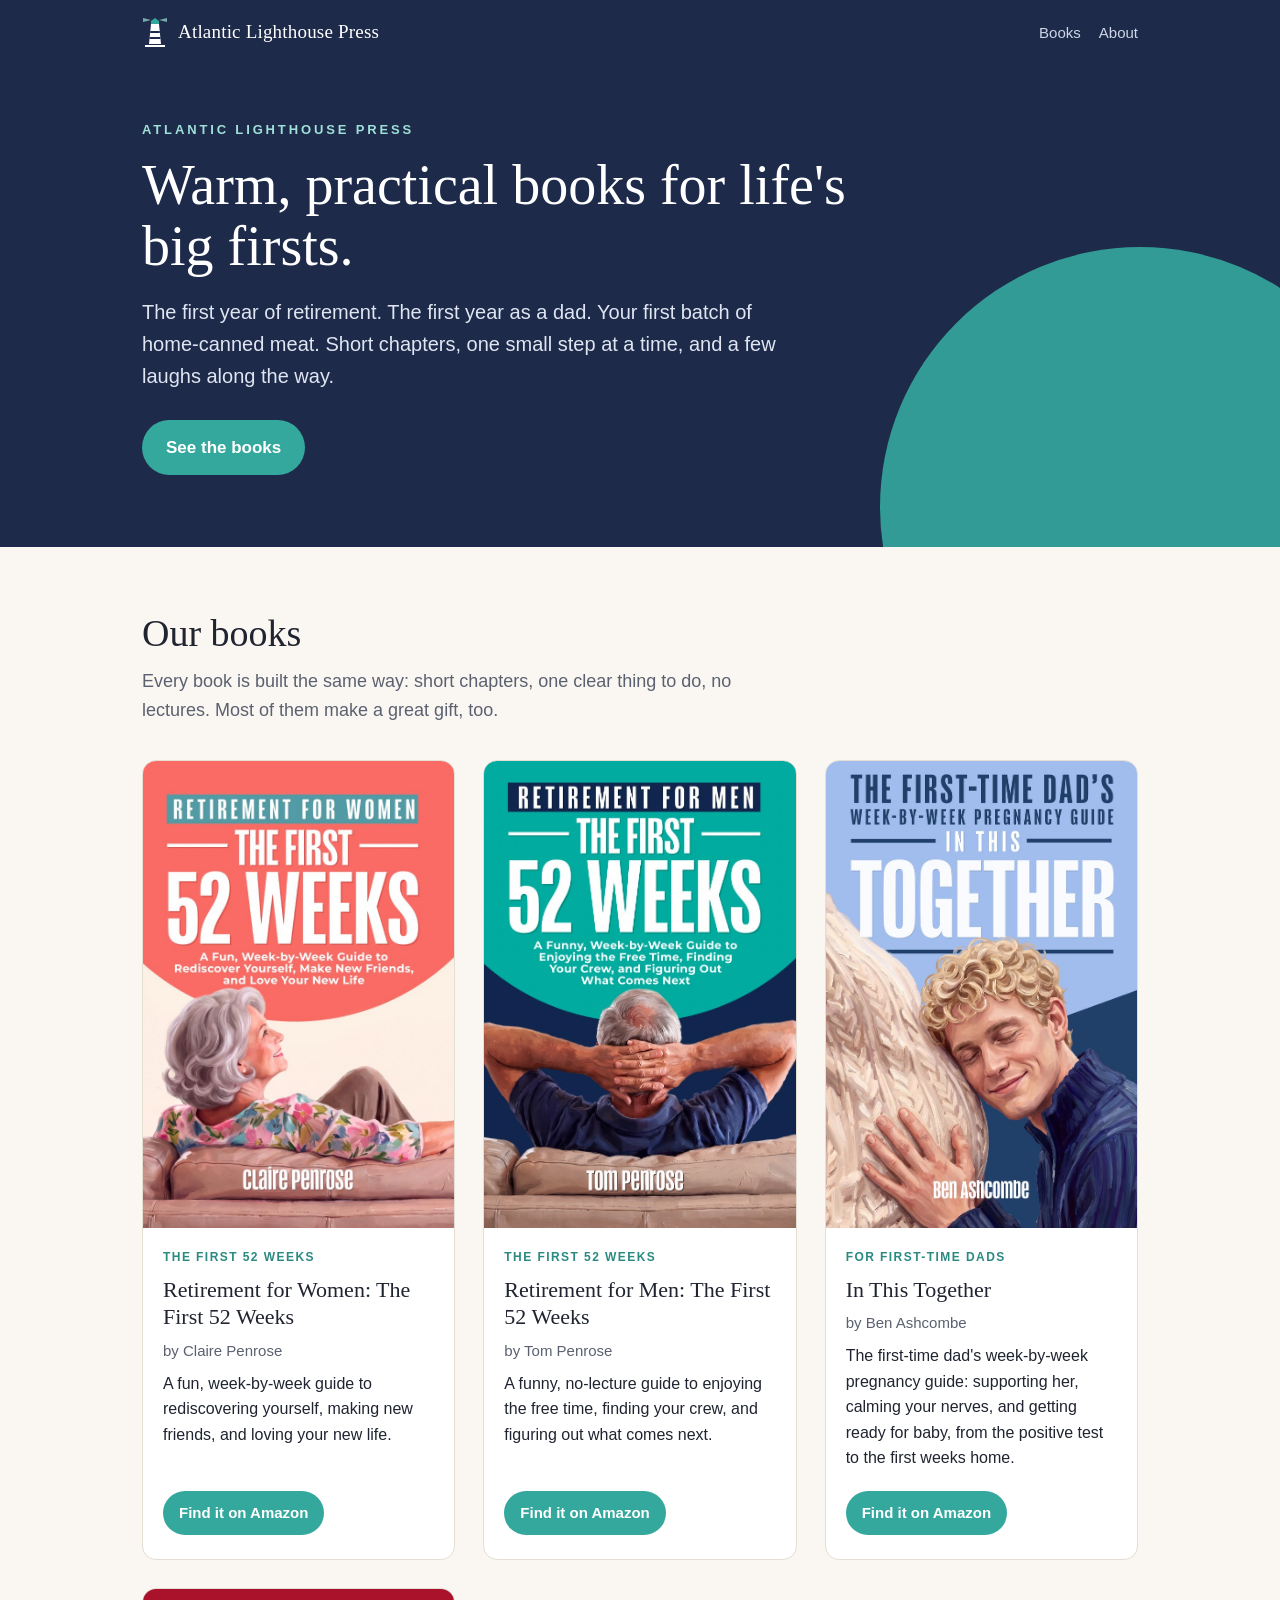
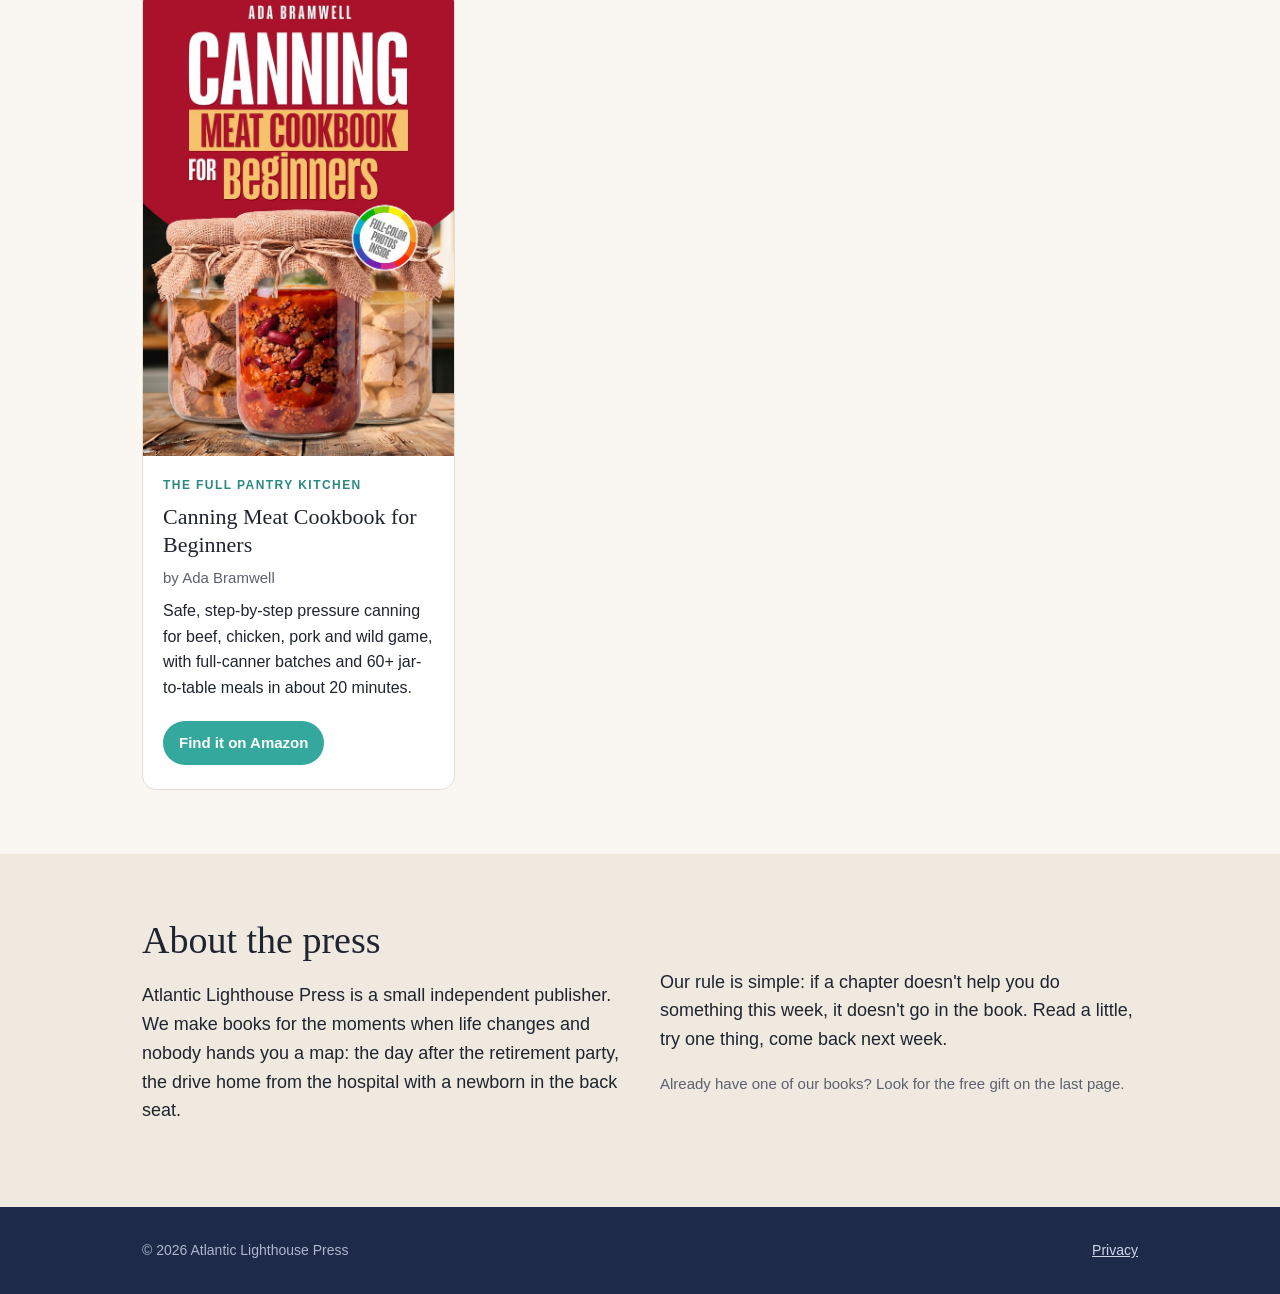
<file: index.html>
<!DOCTYPE html>
<html lang="en">
<head>
<meta charset="utf-8">
<meta name="viewport" content="width=device-width, initial-scale=1">
<title>Atlantic Lighthouse Press · Warm, practical books for life's big firsts</title>
<meta name="description" content="Atlantic Lighthouse Press publishes warm, practical, week-by-week guides for life's big firsts: retirement, becoming a dad, filling your pantry, and more.">
<link rel="stylesheet" href="assets/style.css?v=2">
</head>
<body>

<header class="top">
  <div class="wrap">
    <a class="brand" href="./">
      <svg width="26" height="30" viewBox="0 0 26 30" aria-hidden="true"><path d="M13 1l4 3v3H9V4z" fill="#35a89e"/><path d="M9 7h8l2 20H7z" fill="#fff"/><path d="M8.2 15h9.6M7.6 21h10.8" stroke="#1d2a4a" stroke-width="2"/><path d="M3 29h20" stroke="#fff" stroke-width="2"/><path d="M17 3l8-2v4zM9 3L1 1v4z" fill="#9fe0d8" opacity=".7"/></svg>
      Atlantic Lighthouse Press
    </a>
    <nav><a href="#books">Books</a><a href="#about">About</a></nav>
  </div>
</header>

<section class="hero">
  <div class="wrap">
    <p class="kicker">Atlantic Lighthouse Press</p>
    <h1>Warm, practical books for life's big firsts.</h1>
    <p class="lead">The first year of retirement. The first year as a dad. Your first batch of home-canned meat. Short chapters, one small step at a time, and a few laughs along the way.</p>
    <a class="btn" href="#books">See the books</a>
  </div>
</section>

<section id="books">
  <div class="wrap">
    <h2>Our books</h2>
    <p class="sub">Every book is built the same way: short chapters, one clear thing to do, no lectures. Most of them make a great gift, too.</p>

    <div class="books">

      <article class="book">
        <img class="cover-img" src="assets/covers/retirement-for-women.jpg?v=2" alt="Retirement for Women: The First 52 Weeks, by Claire Penrose" width="680" height="1026" loading="lazy">
        <div class="info">
          <span class="tag">The First 52 Weeks</span>
          <h3>Retirement for Women: The First 52 Weeks</h3>
          <p class="by">by Claire Penrose</p>
          <p>A fun, week-by-week guide to rediscovering yourself, making new friends, and loving your new life.</p>
          <div class="actions">
            <a class="btn" href="https://www.amazon.com/dp/B0HQK9869X" rel="noopener">Find it on Amazon</a>
          </div>
        </div>
      </article>

      <article class="book">
        <img class="cover-img" src="assets/covers/retirement-for-men.jpg?v=2" alt="Retirement for Men: The First 52 Weeks, by Tom Penrose" width="679" height="1024" loading="lazy">
        <div class="info">
          <span class="tag">The First 52 Weeks</span>
          <h3>Retirement for Men: The First 52 Weeks</h3>
          <p class="by">by Tom Penrose</p>
          <p>A funny, no-lecture guide to enjoying the free time, finding your crew, and figuring out what comes next.</p>
          <div class="actions">
            <a class="btn" href="https://www.amazon.com/dp/B0HS6W9FQ2" rel="noopener">Find it on Amazon</a>
          </div>
        </div>
      </article>

      <article class="book">
        <img class="cover-img" src="assets/covers/in-this-together.jpg" alt="In This Together: The First-Time Dad's Week-by-Week Pregnancy Guide, by Ben Ashcombe" width="709" height="1134" loading="lazy">
        <div class="info">
          <span class="tag">For first-time dads</span>
          <h3>In This Together</h3>
          <p class="by">by Ben Ashcombe</p>
          <p>The first-time dad's week-by-week pregnancy guide: supporting her, calming your nerves, and getting ready for baby, from the positive test to the first weeks home.</p>
          <div class="actions">
            <a class="btn" href="https://www.amazon.com/dp/B0HQY76XZ6" rel="noopener">Find it on Amazon</a>
          </div>
        </div>
      </article>

      <article class="book">
        <img class="cover-img" src="assets/covers/canning-meat-cookbook.jpg" alt="Canning Meat Cookbook for Beginners, by Ada Bramwell" width="680" height="991" loading="lazy">
        <div class="info">
          <span class="tag">The Full Pantry Kitchen</span>
          <h3>Canning Meat Cookbook for Beginners</h3>
          <p class="by">by Ada Bramwell</p>
          <p>Safe, step-by-step pressure canning for beef, chicken, pork and wild game, with full-canner batches and 60+ jar-to-table meals in about 20 minutes.</p>
          <div class="actions">
            <a class="btn" href="https://www.amazon.com/dp/B0HSLDYMCH" rel="noopener">Find it on Amazon</a>
          </div>
        </div>
      </article>

    </div>
  </div>
</section>

<section class="band" id="about">
  <div class="wrap grid">
    <div>
      <h2>About the press</h2>
      <p>Atlantic Lighthouse Press is a small independent publisher. We make books for the moments when life changes and nobody hands you a map: the day after the retirement party, the drive home from the hospital with a newborn in the back seat.</p>
    </div>
    <div>
      <p>Our rule is simple: if a chapter doesn't help you do something this week, it doesn't go in the book. Read a little, try one thing, come back next week.</p>
      <p class="note">Already have one of our books? Look for the free gift on the last page.</p>
    </div>
  </div>
</section>

<footer>
  <div class="wrap">
    <span>© 2026 Atlantic Lighthouse Press</span>
    <span><a href="privacy/">Privacy</a></span>
  </div>
</footer>

</body>
</html>
</file>
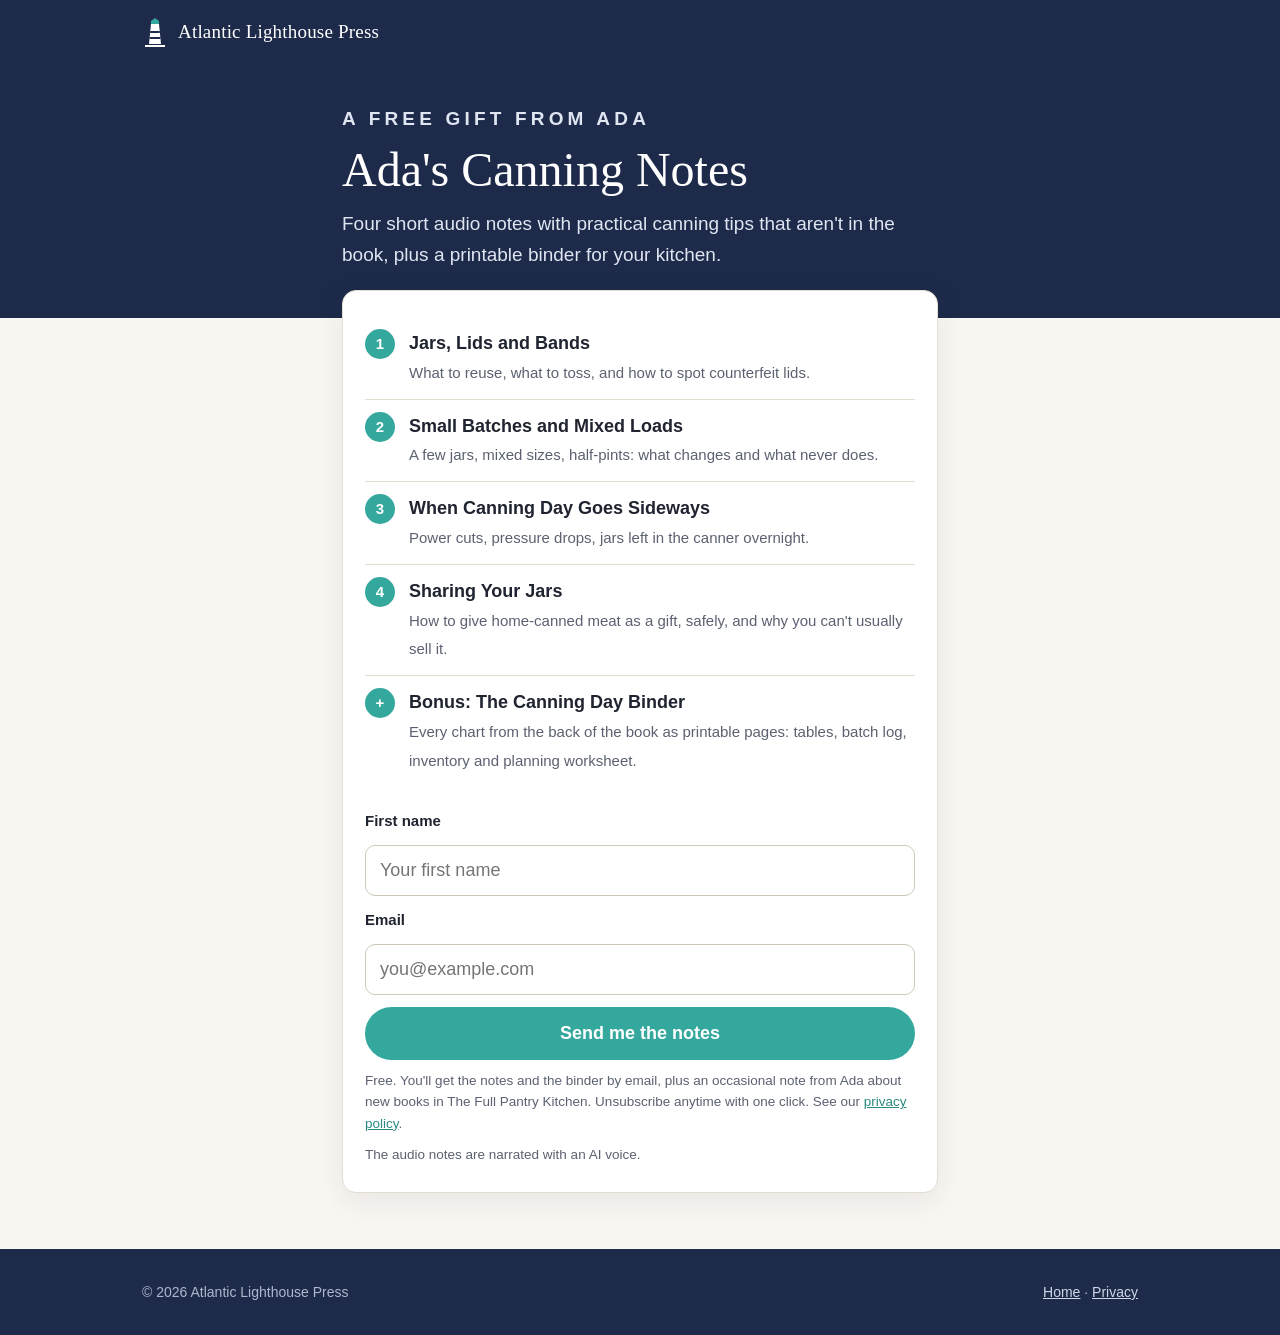
<file: ada/index.html>
<!DOCTYPE html>
<html lang="en">
<head>
<meta charset="utf-8">
<meta name="viewport" content="width=device-width, initial-scale=1">
<title>Ada's Canning Notes · A free gift from Ada Bramwell</title>
<meta name="description" content="Four short audio notes with canning tips that aren't in the book, plus a printable binder, from Ada Bramwell, author of Canning Meat Cookbook for Beginners.">
<meta name="robots" content="noindex">
<link rel="stylesheet" href="../assets/style.css">
</head>
<body>

<header class="top">
  <div class="wrap">
    <a class="brand" href="../">
      <svg width="26" height="30" viewBox="0 0 26 30" aria-hidden="true"><path d="M13 1l4 3v3H9V4z" fill="#35a89e"/><path d="M9 7h8l2 20H7z" fill="#fff"/><path d="M8.2 15h9.6M7.6 21h10.8" stroke="#1d2a4a" stroke-width="2"/><path d="M3 29h20" stroke="#fff" stroke-width="2"/></svg>
      Atlantic Lighthouse Press
    </a>
  </div>
</header>

<div class="gift-hero">
  <div class="wrap narrow">
    <p class="kicker">A free gift from Ada</p>
    <h1>Ada's Canning Notes</h1>
    <p>Four short audio notes with practical canning tips that aren't in the book, plus a printable binder for your kitchen.</p>
  </div>
</div>

<main class="wrap narrow" style="padding-bottom:56px">
  <div class="card">
    <ul class="episodes">
      <li><span class="n">1</span><div><b>Jars, Lids and Bands</b><span>What to reuse, what to toss, and how to spot counterfeit lids.</span></div></li>
      <li><span class="n">2</span><div><b>Small Batches and Mixed Loads</b><span>A few jars, mixed sizes, half-pints: what changes and what never does.</span></div></li>
      <li><span class="n">3</span><div><b>When Canning Day Goes Sideways</b><span>Power cuts, pressure drops, jars left in the canner overnight.</span></div></li>
      <li><span class="n">4</span><div><b>Sharing Your Jars</b><span>How to give home-canned meat as a gift, safely, and why you can't usually sell it.</span></div></li>
      <li><span class="n">+</span><div><b>Bonus: The Canning Day Binder</b><span>Every chart from the back of the book as printable pages: tables, batch log, inventory and planning worksheet.</span></div></li>
    </ul>
    <!-- Kit form 10214791 (Ada - Canning Day Binder, Libro 4). After signup Kit redirects to /ada/thanks/; after confirming, to /ada/listen/ -->
    <form class="signup" id="signup" action="https://app.kit.com/forms/10214791/subscriptions" method="post">
      <label for="fname">First name</label>
      <input type="text" id="fname" name="fields[first_name]" autocomplete="given-name" placeholder="Your first name">
      <label for="email">Email</label>
      <input type="email" id="email" name="email_address" autocomplete="email" placeholder="you@example.com" required>
      <button class="btn" type="submit">Send me the notes</button>
    </form>
    <p class="fine">Free. You'll get the notes and the binder by email, plus an occasional note from Ada about new books in The Full Pantry Kitchen. Unsubscribe anytime with one click. See our <a href="../privacy/">privacy policy</a>.</p>
    <p class="fine">The audio notes are narrated with an AI voice.</p>
  </div>
</main>

<footer>
  <div class="wrap">
    <span>© 2026 Atlantic Lighthouse Press</span>
    <span><a href="../">Home</a> · <a href="../privacy/">Privacy</a></span>
  </div>
</footer>

</body>
</html>
</file>
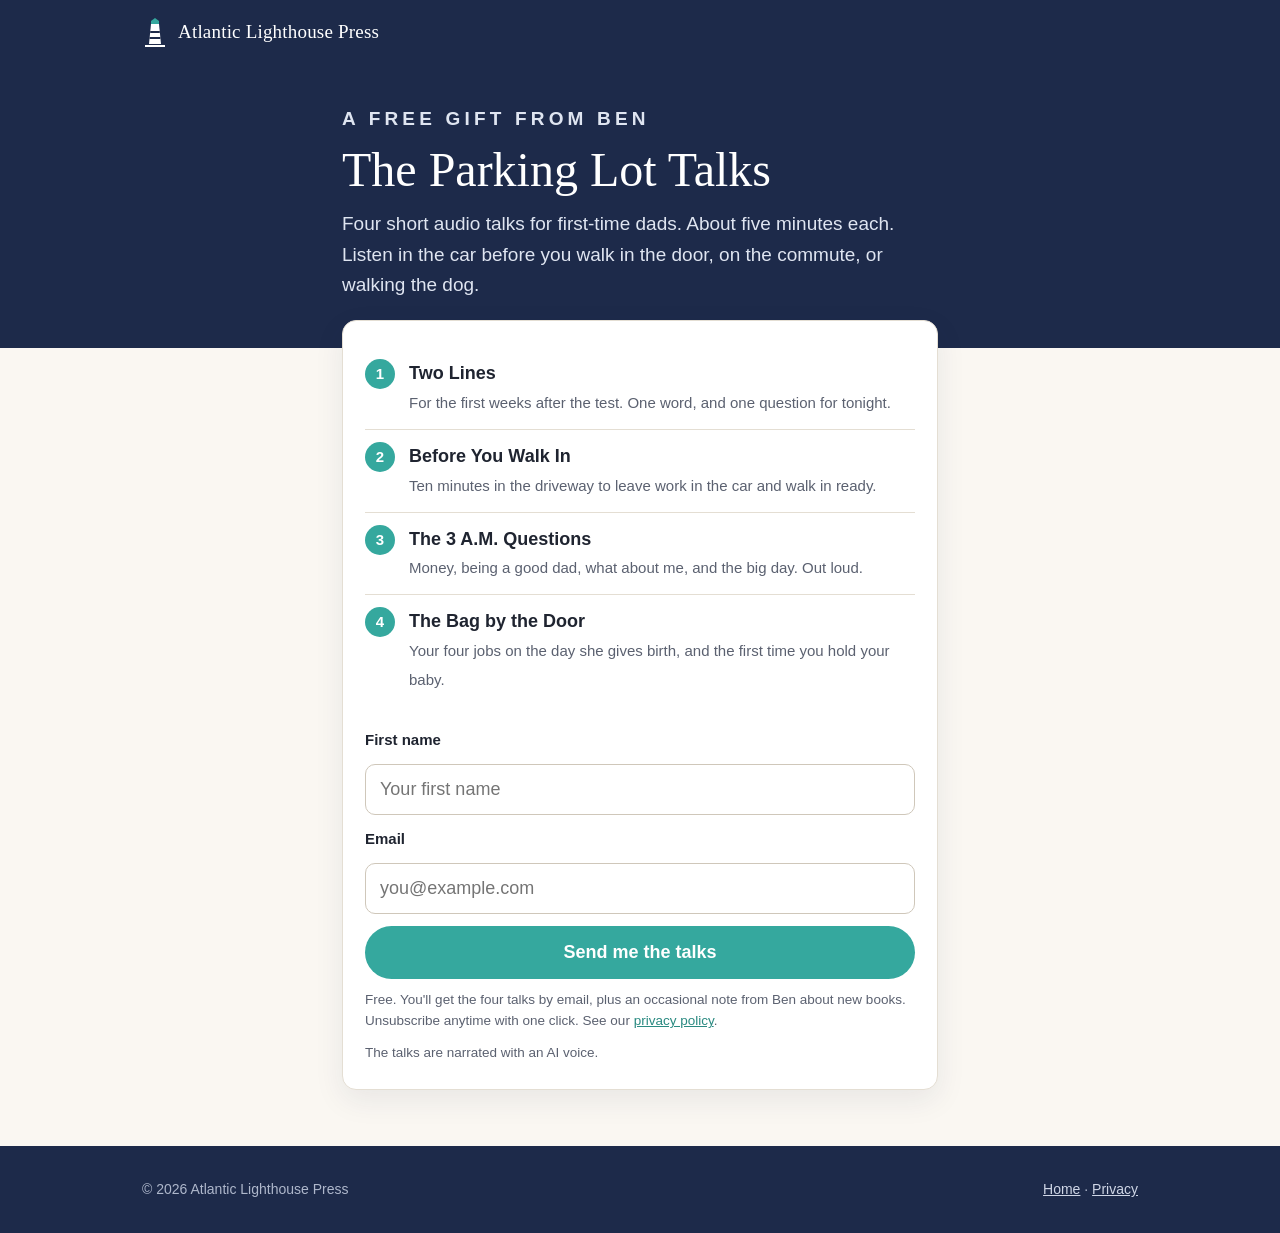
<file: ben/index.html>
<!DOCTYPE html>
<html lang="en">
<head>
<meta charset="utf-8">
<meta name="viewport" content="width=device-width, initial-scale=1">
<title>The Parking Lot Talks · A free gift from Ben Ashcombe</title>
<meta name="description" content="Four short audio talks for first-time dads from Ben Ashcombe, author of In This Together.">
<meta name="robots" content="noindex">
<link rel="stylesheet" href="../assets/style.css">
</head>
<body>

<header class="top">
  <div class="wrap">
    <a class="brand" href="../">
      <svg width="26" height="30" viewBox="0 0 26 30" aria-hidden="true"><path d="M13 1l4 3v3H9V4z" fill="#35a89e"/><path d="M9 7h8l2 20H7z" fill="#fff"/><path d="M8.2 15h9.6M7.6 21h10.8" stroke="#1d2a4a" stroke-width="2"/><path d="M3 29h20" stroke="#fff" stroke-width="2"/></svg>
      Atlantic Lighthouse Press
    </a>
  </div>
</header>

<div class="gift-hero">
  <div class="wrap narrow">
    <p class="kicker">A free gift from Ben</p>
    <h1>The Parking Lot Talks</h1>
    <p>Four short audio talks for first-time dads. About five minutes each. Listen in the car before you walk in the door, on the commute, or walking the dog.</p>
  </div>
</div>

<main class="wrap narrow" style="padding-bottom:56px">
  <div class="card">
    <ul class="episodes">
      <li><span class="n">1</span><div><b>Two Lines</b><span>For the first weeks after the test. One word, and one question for tonight.</span></div></li>
      <li><span class="n">2</span><div><b>Before You Walk In</b><span>Ten minutes in the driveway to leave work in the car and walk in ready.</span></div></li>
      <li><span class="n">3</span><div><b>The 3 A.M. Questions</b><span>Money, being a good dad, what about me, and the big day. Out loud.</span></div></li>
      <li><span class="n">4</span><div><b>The Bag by the Door</b><span>Your four jobs on the day she gives birth, and the first time you hold your baby.</span></div></li>
    </ul>
    <!-- Kit form 10214781 (Ben - The Parking Lot Talks, Libro 2). After signup Kit redirects to /ben/thanks/; after confirming, to /ben/listen/ -->
    <form class="signup" id="signup" action="https://app.kit.com/forms/10214781/subscriptions" method="post">
      <label for="fname">First name</label>
      <input type="text" id="fname" name="fields[first_name]" autocomplete="given-name" placeholder="Your first name">
      <label for="email">Email</label>
      <input type="email" id="email" name="email_address" autocomplete="email" placeholder="you@example.com" required>
      <button class="btn" type="submit">Send me the talks</button>
    </form>
    <p class="fine">Free. You'll get the four talks by email, plus an occasional note from Ben about new books. Unsubscribe anytime with one click. See our <a href="../privacy/">privacy policy</a>.</p>
    <p class="fine">The talks are narrated with an AI voice.</p>
  </div>
</main>

<footer>
  <div class="wrap">
    <span>© 2026 Atlantic Lighthouse Press</span>
    <span><a href="../">Home</a> · <a href="../privacy/">Privacy</a></span>
  </div>
</footer>

</body>
</html>
</file>
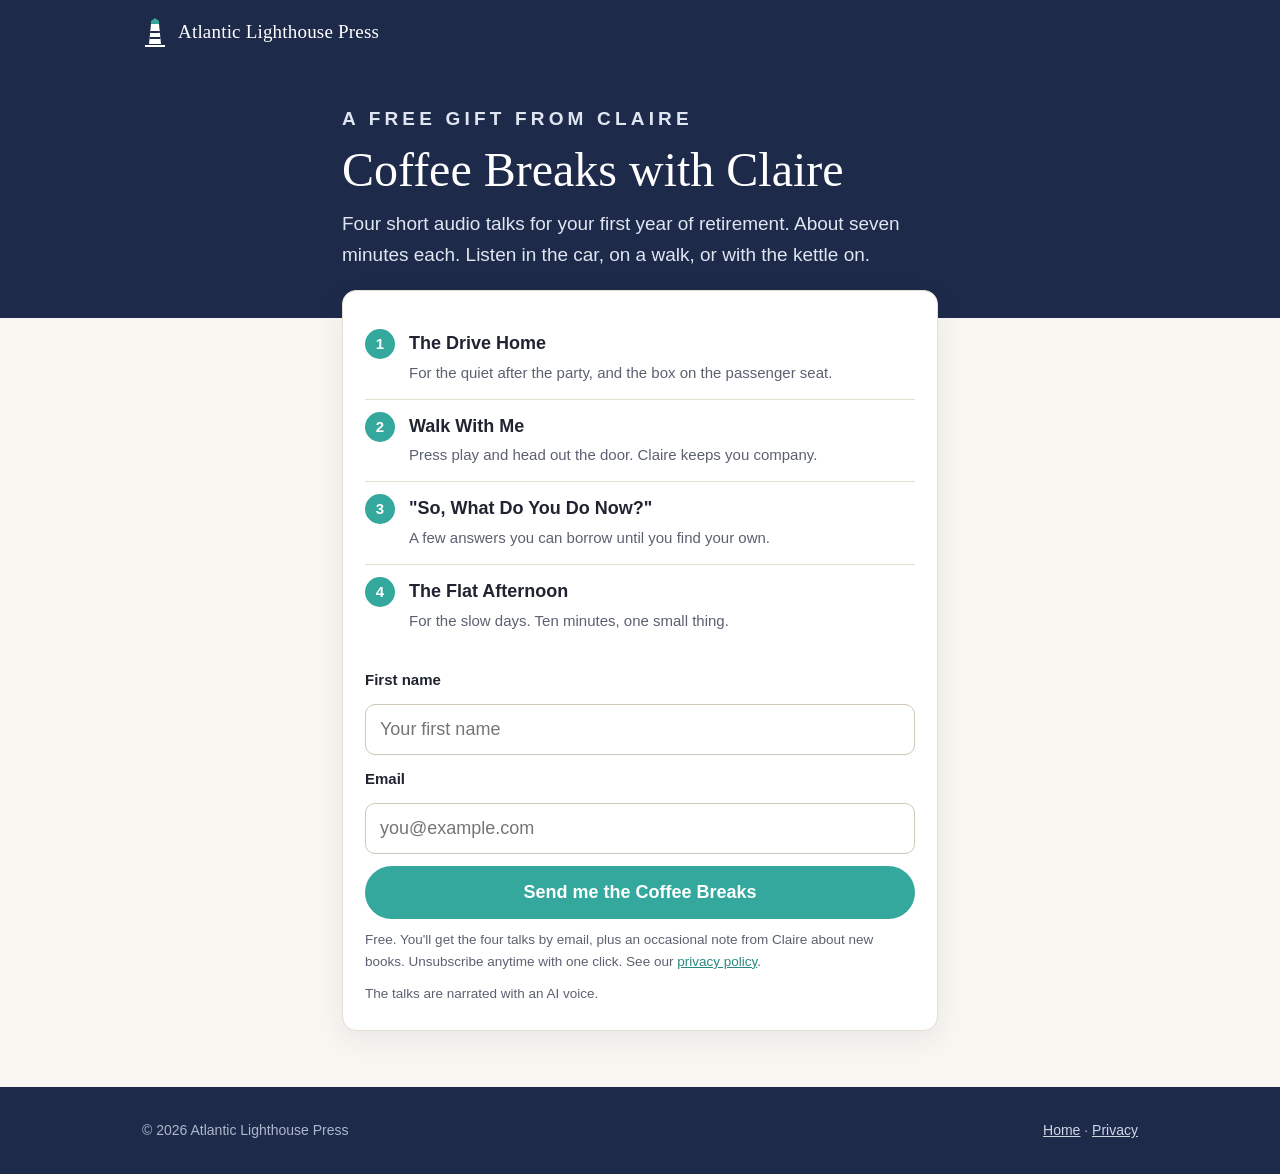
<file: claire/index.html>
<!DOCTYPE html>
<html lang="en">
<head>
<meta charset="utf-8">
<meta name="viewport" content="width=device-width, initial-scale=1">
<title>Coffee Breaks with Claire · A free gift from Claire Penrose</title>
<meta name="description" content="Four short audio talks for your first year of retirement, from Claire Penrose, author of Retirement for Women: The First 52 Weeks.">
<meta name="robots" content="noindex">
<link rel="stylesheet" href="../assets/style.css">
</head>
<body>

<header class="top">
  <div class="wrap">
    <a class="brand" href="../">
      <svg width="26" height="30" viewBox="0 0 26 30" aria-hidden="true"><path d="M13 1l4 3v3H9V4z" fill="#35a89e"/><path d="M9 7h8l2 20H7z" fill="#fff"/><path d="M8.2 15h9.6M7.6 21h10.8" stroke="#1d2a4a" stroke-width="2"/><path d="M3 29h20" stroke="#fff" stroke-width="2"/></svg>
      Atlantic Lighthouse Press
    </a>
  </div>
</header>

<div class="gift-hero">
  <div class="wrap narrow">
    <p class="kicker">A free gift from Claire</p>
    <h1>Coffee Breaks with Claire</h1>
    <p>Four short audio talks for your first year of retirement. About seven minutes each. Listen in the car, on a walk, or with the kettle on.</p>
  </div>
</div>

<main class="wrap narrow" style="padding-bottom:56px">
  <div class="card">
    <ul class="episodes">
      <li><span class="n">1</span><div><b>The Drive Home</b><span>For the quiet after the party, and the box on the passenger seat.</span></div></li>
      <li><span class="n">2</span><div><b>Walk With Me</b><span>Press play and head out the door. Claire keeps you company.</span></div></li>
      <li><span class="n">3</span><div><b>"So, What Do You Do Now?"</b><span>A few answers you can borrow until you find your own.</span></div></li>
      <li><span class="n">4</span><div><b>The Flat Afternoon</b><span>For the slow days. Ten minutes, one small thing.</span></div></li>
    </ul>

    <!-- Kit form 10194839 (Claire - Coffee Breaks). After signup Kit redirects to /claire/thanks/; after confirming, to /claire/listen/ -->
    <form class="signup" id="signup" action="https://app.kit.com/forms/10194839/subscriptions" method="post">
      <label for="fname">First name</label>
      <input type="text" id="fname" name="fields[first_name]" autocomplete="given-name" placeholder="Your first name">
      <label for="email">Email</label>
      <input type="email" id="email" name="email_address" autocomplete="email" placeholder="you@example.com" required>
      <button class="btn" type="submit">Send me the Coffee Breaks</button>
    </form>
    <p class="fine">Free. You'll get the four talks by email, plus an occasional note from Claire about new books. Unsubscribe anytime with one click. See our <a href="../privacy/">privacy policy</a>.</p>
    <p class="fine">The talks are narrated with an AI voice.</p>
  </div>
</main>

<footer>
  <div class="wrap">
    <span>© 2026 Atlantic Lighthouse Press</span>
    <span><a href="../">Home</a> · <a href="../privacy/">Privacy</a></span>
  </div>
</footer>

</body>
</html>
</file>
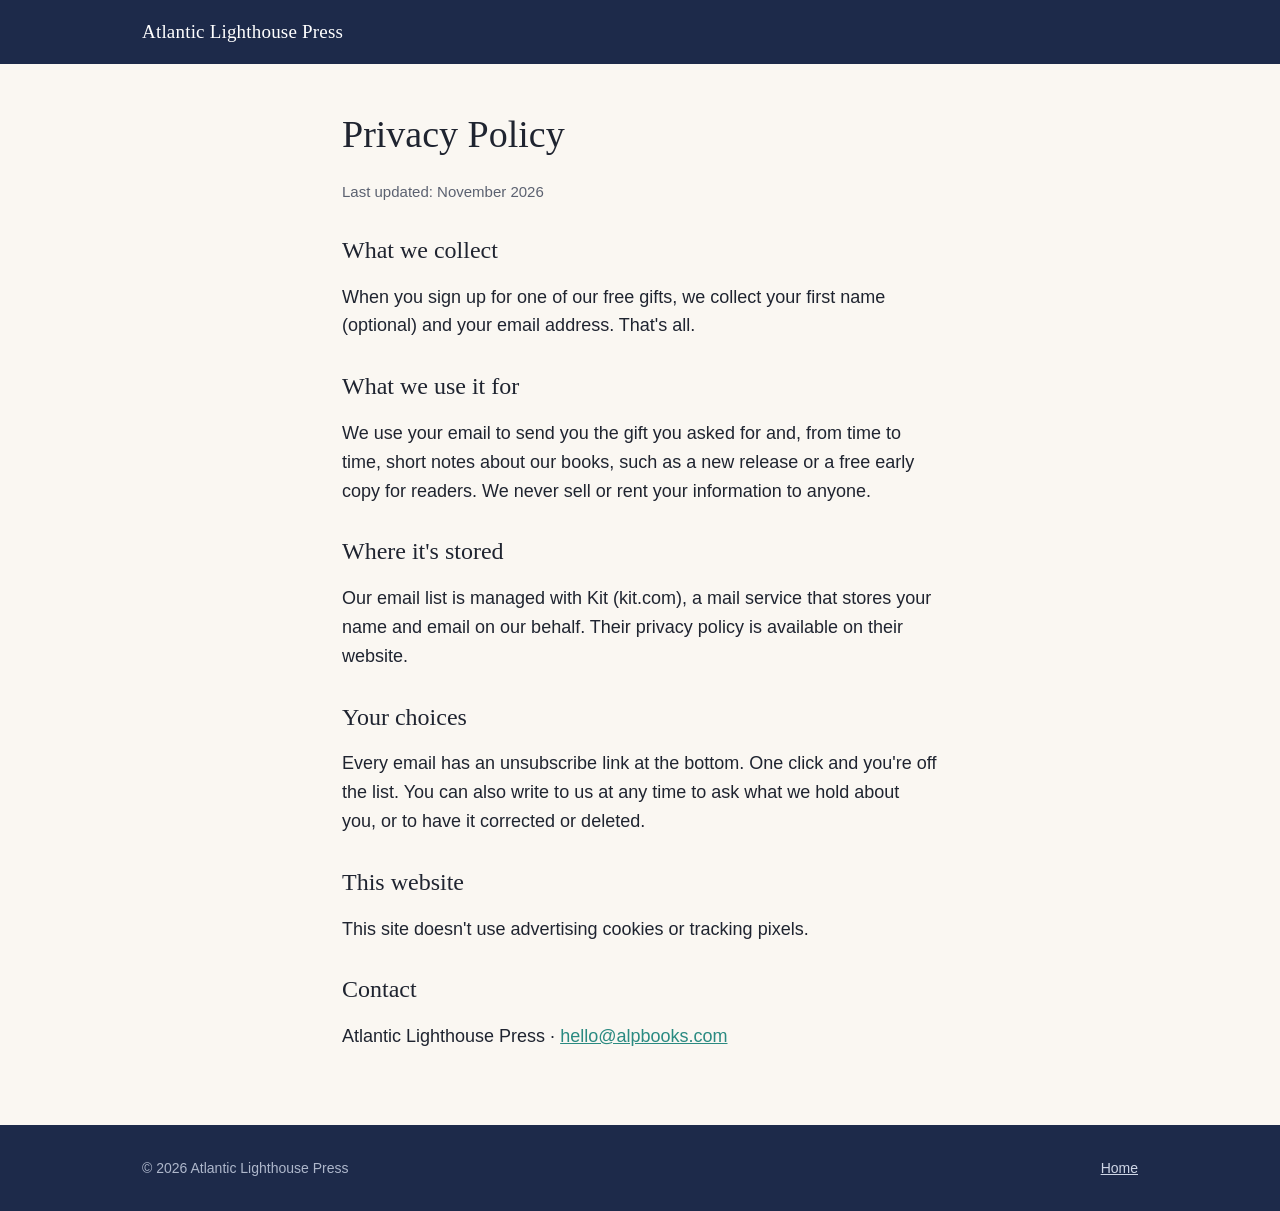
<file: privacy/index.html>
<!DOCTYPE html>
<html lang="en">
<head>
<meta charset="utf-8">
<meta name="viewport" content="width=device-width, initial-scale=1">
<title>Privacy Policy · Atlantic Lighthouse Press</title>
<meta name="robots" content="noindex">
<link rel="stylesheet" href="../assets/style.css">
</head>
<body>

<header class="top">
  <div class="wrap">
    <a class="brand" href="../">Atlantic Lighthouse Press</a>
  </div>
</header>

<main class="wrap narrow text" style="padding-bottom:56px">
  <h1>Privacy Policy</h1>
  <p class="note">Last updated: November 2026</p>

  <h2>What we collect</h2>
  <p>When you sign up for one of our free gifts, we collect your first name (optional) and your email address. That's all.</p>

  <h2>What we use it for</h2>
  <p>We use your email to send you the gift you asked for and, from time to time, short notes about our books, such as a new release or a free early copy for readers. We never sell or rent your information to anyone.</p>

  <h2>Where it's stored</h2>
  <p>Our email list is managed with Kit (kit.com), a mail service that stores your name and email on our behalf. Their privacy policy is available on their website.</p>

  <h2>Your choices</h2>
  <p>Every email has an unsubscribe link at the bottom. One click and you're off the list. You can also write to us at any time to ask what we hold about you, or to have it corrected or deleted.</p>

  <h2>This website</h2>
  <p>This site doesn't use advertising cookies or tracking pixels.</p>

  <h2>Contact</h2>
  <p>Atlantic Lighthouse Press · <a href="mailto:hello@alpbooks.com">hello@alpbooks.com</a></p>
</main>

<footer>
  <div class="wrap">
    <span>© 2026 Atlantic Lighthouse Press</span>
    <span><a href="../">Home</a></span>
  </div>
</footer>
</body>
</html>
</file>
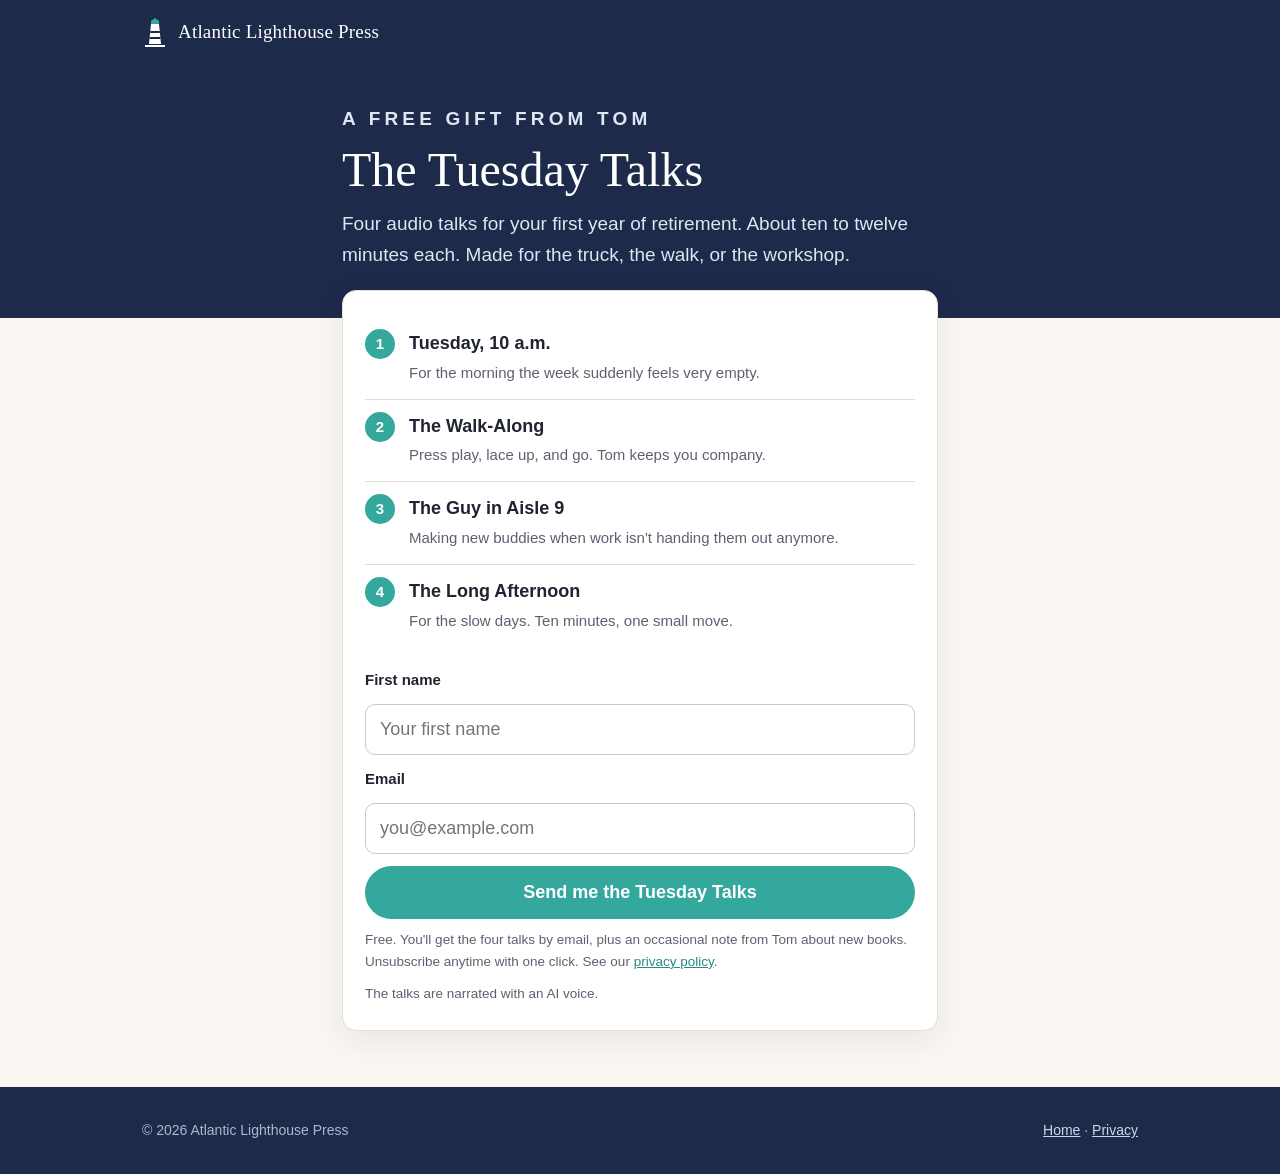
<file: tom/index.html>
<!DOCTYPE html>
<html lang="en">
<head>
<meta charset="utf-8">
<meta name="viewport" content="width=device-width, initial-scale=1">
<title>The Tuesday Talks · A free gift from Tom Penrose</title>
<meta name="description" content="Four audio talks for your first year of retirement, from Tom Penrose, author of Retirement for Men: The First 52 Weeks.">
<meta name="robots" content="noindex">
<link rel="stylesheet" href="../assets/style.css">
</head>
<body>

<header class="top">
  <div class="wrap">
    <a class="brand" href="../">
      <svg width="26" height="30" viewBox="0 0 26 30" aria-hidden="true"><path d="M13 1l4 3v3H9V4z" fill="#35a89e"/><path d="M9 7h8l2 20H7z" fill="#fff"/><path d="M8.2 15h9.6M7.6 21h10.8" stroke="#1d2a4a" stroke-width="2"/><path d="M3 29h20" stroke="#fff" stroke-width="2"/></svg>
      Atlantic Lighthouse Press
    </a>
  </div>
</header>

<div class="gift-hero">
  <div class="wrap narrow">
    <p class="kicker">A free gift from Tom</p>
    <h1>The Tuesday Talks</h1>
    <p>Four audio talks for your first year of retirement. About ten to twelve minutes each. Made for the truck, the walk, or the workshop.</p>
  </div>
</div>

<main class="wrap narrow" style="padding-bottom:56px">
  <div class="card">
    <ul class="episodes">
      <li><span class="n">1</span><div><b>Tuesday, 10 a.m.</b><span>For the morning the week suddenly feels very empty.</span></div></li>
      <li><span class="n">2</span><div><b>The Walk-Along</b><span>Press play, lace up, and go. Tom keeps you company.</span></div></li>
      <li><span class="n">3</span><div><b>The Guy in Aisle 9</b><span>Making new buddies when work isn't handing them out anymore.</span></div></li>
      <li><span class="n">4</span><div><b>The Long Afternoon</b><span>For the slow days. Ten minutes, one small move.</span></div></li>
    </ul>

    <!-- Kit form 10194801 (Tom - The Tuesday Talks). After signup Kit redirects to /tom/thanks/; after confirming, to /tom/listen/ -->
    <form class="signup" id="signup" action="https://app.kit.com/forms/10194801/subscriptions" method="post">
      <label for="fname">First name</label>
      <input type="text" id="fname" name="fields[first_name]" autocomplete="given-name" placeholder="Your first name">
      <label for="email">Email</label>
      <input type="email" id="email" name="email_address" autocomplete="email" placeholder="you@example.com" required>
      <button class="btn" type="submit">Send me the Tuesday Talks</button>
    </form>
    <p class="fine">Free. You'll get the four talks by email, plus an occasional note from Tom about new books. Unsubscribe anytime with one click. See our <a href="../privacy/">privacy policy</a>.</p>
    <p class="fine">The talks are narrated with an AI voice.</p>
  </div>
</main>

<footer>
  <div class="wrap">
    <span>© 2026 Atlantic Lighthouse Press</span>
    <span><a href="../">Home</a> · <a href="../privacy/">Privacy</a></span>
  </div>
</footer>

</body>
</html>
</file>
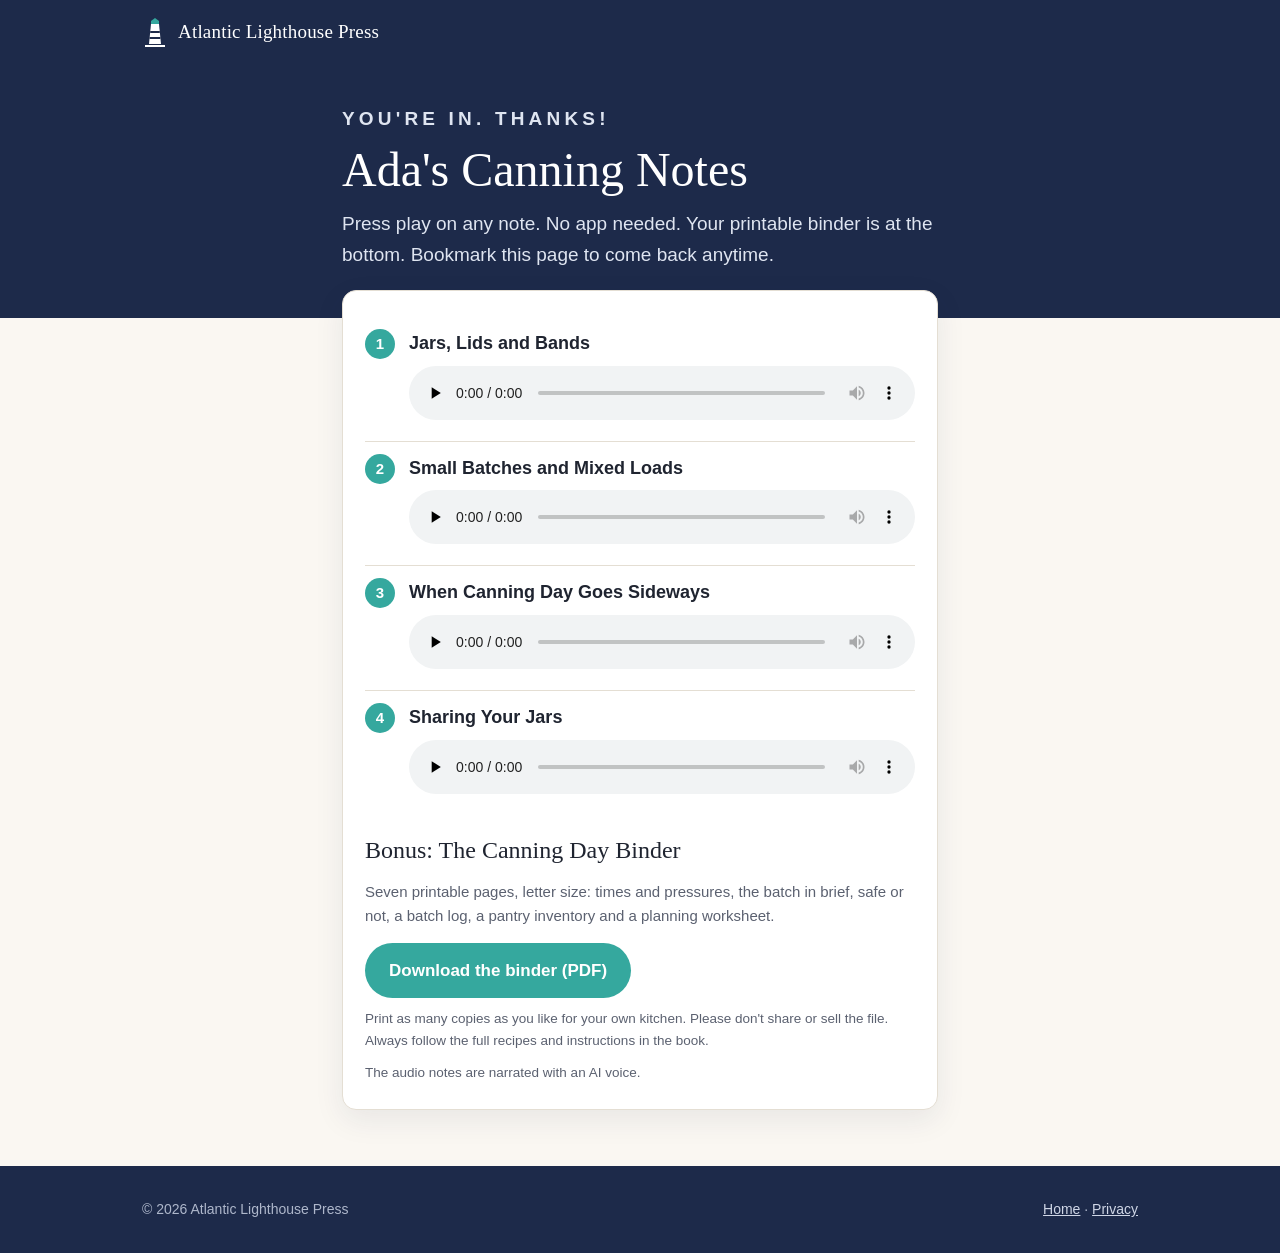
<file: ada/listen/index.html>
<!DOCTYPE html>
<html lang="en">
<head>
<meta charset="utf-8">
<meta name="viewport" content="width=device-width, initial-scale=1">
<title>Listen · Ada's Canning Notes</title>
<meta name="description" content="Four short audio notes with canning tips that aren't in the book, plus a printable binder, from Ada Bramwell, author of Canning Meat Cookbook for Beginners.">
<meta name="robots" content="noindex">
<link rel="stylesheet" href="../../assets/style.css">
</head>
<body>

<header class="top">
  <div class="wrap">
    <a class="brand" href="../../">
      <svg width="26" height="30" viewBox="0 0 26 30" aria-hidden="true"><path d="M13 1l4 3v3H9V4z" fill="#35a89e"/><path d="M9 7h8l2 20H7z" fill="#fff"/><path d="M8.2 15h9.6M7.6 21h10.8" stroke="#1d2a4a" stroke-width="2"/><path d="M3 29h20" stroke="#fff" stroke-width="2"/></svg>
      Atlantic Lighthouse Press
    </a>
  </div>
</header>

<div class="gift-hero">
  <div class="wrap narrow">
    <p class="kicker">You're in. Thanks!</p>
    <h1>Ada's Canning Notes</h1>
    <p>Press play on any note. No app needed. Your printable binder is at the bottom. Bookmark this page to come back anytime.</p>
  </div>
</div>

<main class="wrap narrow" style="padding-bottom:56px">
  <div class="card">
    <ul class="episodes">
      <li><span class="n">1</span><div style="flex:1"><b>Jars, Lids and Bands</b><audio controls preload="none" src="../../audio/ada-01-jars-lids-and-bands.mp3" style="width:100%;margin-top:8px"></audio></div></li>
      <li><span class="n">2</span><div style="flex:1"><b>Small Batches and Mixed Loads</b><audio controls preload="none" src="../../audio/ada-02-small-batches-and-mixed-loads.mp3" style="width:100%;margin-top:8px"></audio></div></li>
      <li><span class="n">3</span><div style="flex:1"><b>When Canning Day Goes Sideways</b><audio controls preload="none" src="../../audio/ada-03-when-canning-day-goes-sideways.mp3" style="width:100%;margin-top:8px"></audio></div></li>
      <li><span class="n">4</span><div style="flex:1"><b>Sharing Your Jars</b><audio controls preload="none" src="../../audio/ada-04-sharing-your-jars.mp3" style="width:100%;margin-top:8px"></audio></div></li>
    </ul>
    <h2 style="font-size:24px;margin:8px 0 6px">Bonus: The Canning Day Binder</h2>
    <p class="note">Seven printable pages, letter size: times and pressures, the batch in brief, safe or not, a batch log, a pantry inventory and a planning worksheet.</p>
    <p style="margin:12px 0 4px"><a class="btn" href="../../downloads/canning-day-binder.pdf" download>Download the binder (PDF)</a></p>
    <p class="fine">Print as many copies as you like for your own kitchen. Please don't share or sell the file. Always follow the full recipes and instructions in the book.</p>
    <p class="fine">The audio notes are narrated with an AI voice.</p>
  </div>
</main>

<footer>
  <div class="wrap">
    <span>© 2026 Atlantic Lighthouse Press</span>
    <span><a href="../../">Home</a> · <a href="../../privacy/">Privacy</a></span>
  </div>
</footer>

</body>
</html>
</file>
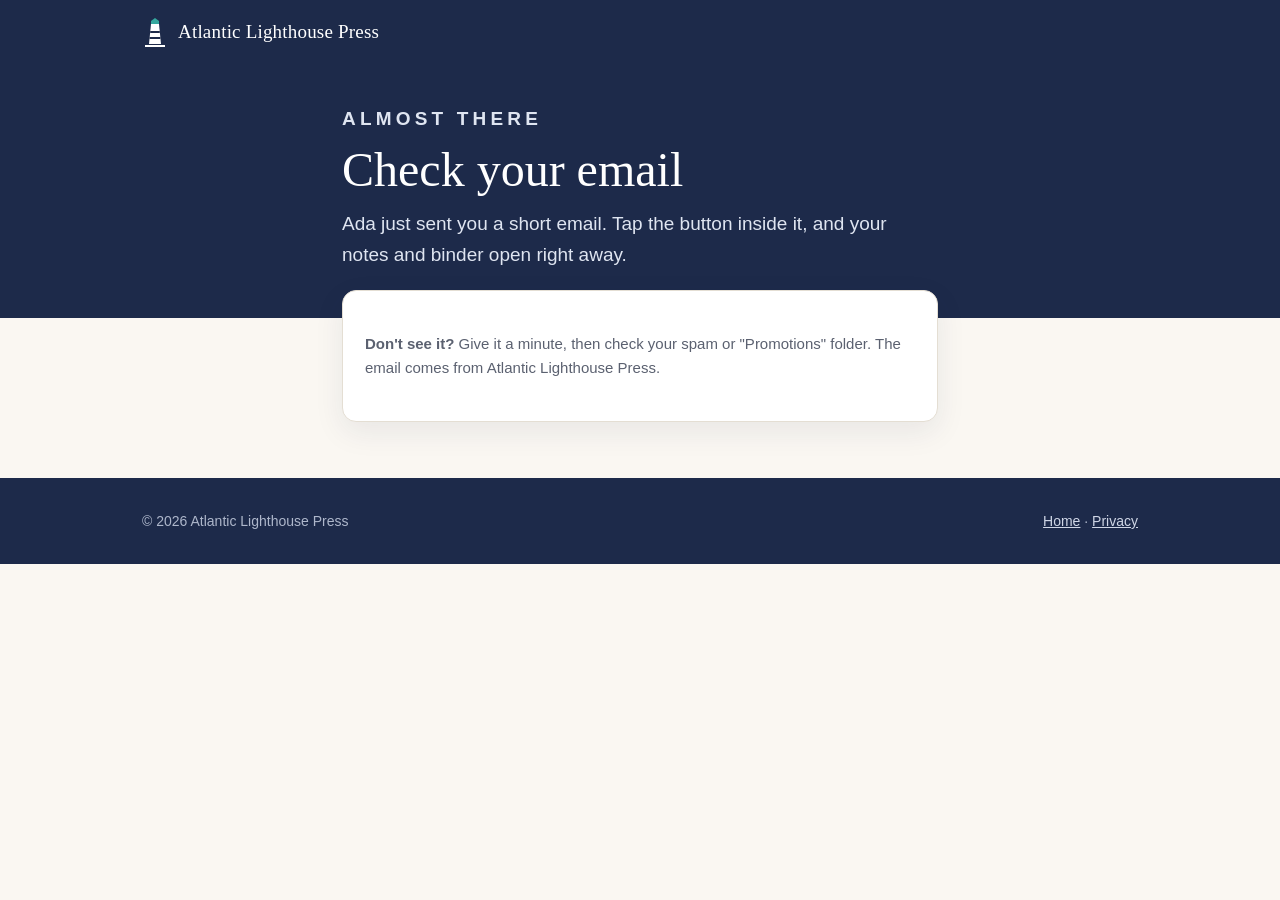
<file: ada/thanks/index.html>
<!DOCTYPE html>
<html lang="en">
<head>
<meta charset="utf-8">
<meta name="viewport" content="width=device-width, initial-scale=1">
<title>Check your email · Ada's Canning Notes</title>
<meta name="description" content="Four short audio notes with canning tips that aren't in the book, plus a printable binder, from Ada Bramwell, author of Canning Meat Cookbook for Beginners.">
<meta name="robots" content="noindex">
<link rel="stylesheet" href="../../assets/style.css">
</head>
<body>

<header class="top">
  <div class="wrap">
    <a class="brand" href="../../">
      <svg width="26" height="30" viewBox="0 0 26 30" aria-hidden="true"><path d="M13 1l4 3v3H9V4z" fill="#35a89e"/><path d="M9 7h8l2 20H7z" fill="#fff"/><path d="M8.2 15h9.6M7.6 21h10.8" stroke="#1d2a4a" stroke-width="2"/><path d="M3 29h20" stroke="#fff" stroke-width="2"/></svg>
      Atlantic Lighthouse Press
    </a>
  </div>
</header>

<div class="gift-hero">
  <div class="wrap narrow">
    <p class="kicker">Almost there</p>
    <h1>Check your email</h1>
    <p>Ada just sent you a short email. Tap the button inside it, and your notes and binder open right away.</p>
  </div>
</div>

<main class="wrap narrow" style="padding-bottom:56px">
  <div class="card">
    <p class="note"><b>Don't see it?</b> Give it a minute, then check your spam or "Promotions" folder. The email comes from Atlantic Lighthouse Press.</p>
  </div>
</main>

<footer>
  <div class="wrap">
    <span>© 2026 Atlantic Lighthouse Press</span>
    <span><a href="../../">Home</a> · <a href="../../privacy/">Privacy</a></span>
  </div>
</footer>

</body>
</html>
</file>
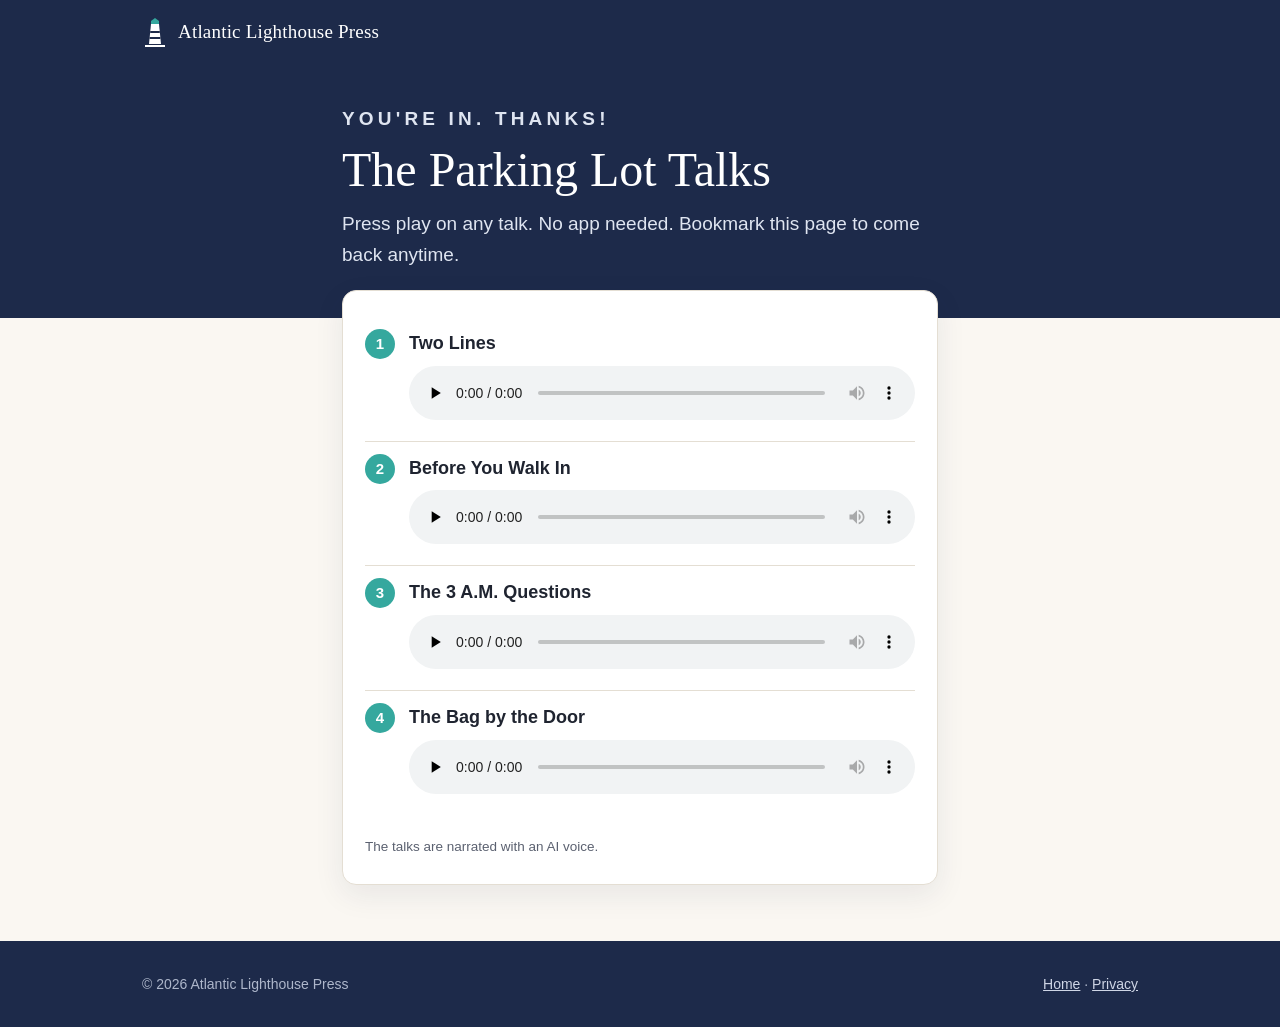
<file: ben/listen/index.html>
<!DOCTYPE html>
<html lang="en">
<head>
<meta charset="utf-8">
<meta name="viewport" content="width=device-width, initial-scale=1">
<title>Listen · The Parking Lot Talks</title>
<meta name="description" content="Four short audio talks for first-time dads from Ben Ashcombe, author of In This Together.">
<meta name="robots" content="noindex">
<link rel="stylesheet" href="../../assets/style.css">
</head>
<body>

<header class="top">
  <div class="wrap">
    <a class="brand" href="../../">
      <svg width="26" height="30" viewBox="0 0 26 30" aria-hidden="true"><path d="M13 1l4 3v3H9V4z" fill="#35a89e"/><path d="M9 7h8l2 20H7z" fill="#fff"/><path d="M8.2 15h9.6M7.6 21h10.8" stroke="#1d2a4a" stroke-width="2"/><path d="M3 29h20" stroke="#fff" stroke-width="2"/></svg>
      Atlantic Lighthouse Press
    </a>
  </div>
</header>

<div class="gift-hero">
  <div class="wrap narrow">
    <p class="kicker">You're in. Thanks!</p>
    <h1>The Parking Lot Talks</h1>
    <p>Press play on any talk. No app needed. Bookmark this page to come back anytime.</p>
  </div>
</div>

<main class="wrap narrow" style="padding-bottom:56px">
  <div class="card">
    <ul class="episodes">
      <li><span class="n">1</span><div style="flex:1"><b>Two Lines</b><audio controls preload="none" src="../../audio/ben-01-two-lines.mp3" style="width:100%;margin-top:8px"></audio></div></li>
      <li><span class="n">2</span><div style="flex:1"><b>Before You Walk In</b><audio controls preload="none" src="../../audio/ben-02-before-you-walk-in.mp3" style="width:100%;margin-top:8px"></audio></div></li>
      <li><span class="n">3</span><div style="flex:1"><b>The 3 A.M. Questions</b><audio controls preload="none" src="../../audio/ben-03-the-3am-questions.mp3" style="width:100%;margin-top:8px"></audio></div></li>
      <li><span class="n">4</span><div style="flex:1"><b>The Bag by the Door</b><audio controls preload="none" src="../../audio/ben-04-the-bag-by-the-door.mp3" style="width:100%;margin-top:8px"></audio></div></li>
    </ul>
    <p class="fine">The talks are narrated with an AI voice.</p>
  </div>
</main>

<footer>
  <div class="wrap">
    <span>© 2026 Atlantic Lighthouse Press</span>
    <span><a href="../../">Home</a> · <a href="../../privacy/">Privacy</a></span>
  </div>
</footer>

</body>
</html>
</file>
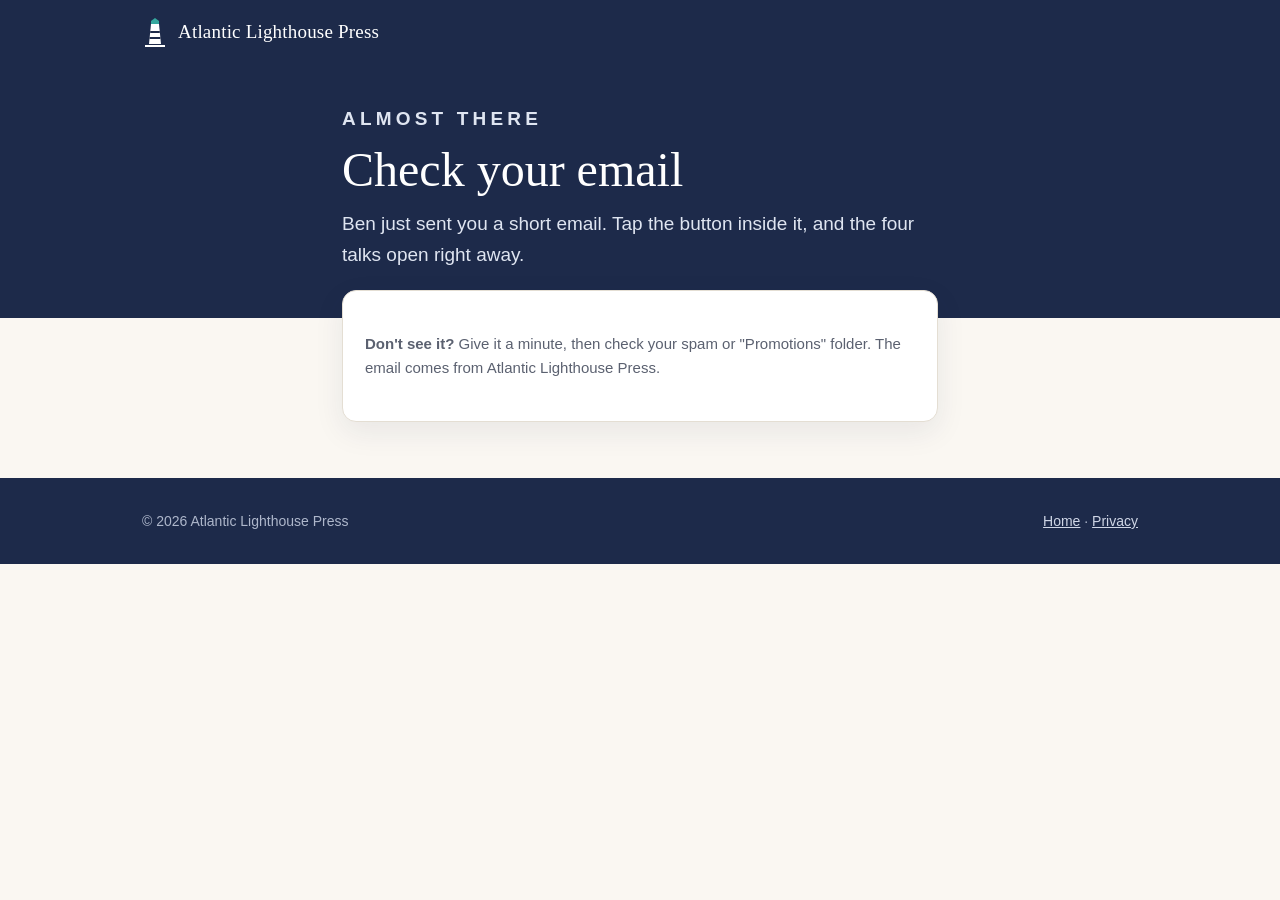
<file: ben/thanks/index.html>
<!DOCTYPE html>
<html lang="en">
<head>
<meta charset="utf-8">
<meta name="viewport" content="width=device-width, initial-scale=1">
<title>Check your email · The Parking Lot Talks</title>
<meta name="description" content="Four short audio talks for first-time dads from Ben Ashcombe, author of In This Together.">
<meta name="robots" content="noindex">
<link rel="stylesheet" href="../../assets/style.css">
</head>
<body>

<header class="top">
  <div class="wrap">
    <a class="brand" href="../../">
      <svg width="26" height="30" viewBox="0 0 26 30" aria-hidden="true"><path d="M13 1l4 3v3H9V4z" fill="#35a89e"/><path d="M9 7h8l2 20H7z" fill="#fff"/><path d="M8.2 15h9.6M7.6 21h10.8" stroke="#1d2a4a" stroke-width="2"/><path d="M3 29h20" stroke="#fff" stroke-width="2"/></svg>
      Atlantic Lighthouse Press
    </a>
  </div>
</header>

<div class="gift-hero">
  <div class="wrap narrow">
    <p class="kicker">Almost there</p>
    <h1>Check your email</h1>
    <p>Ben just sent you a short email. Tap the button inside it, and the four talks open right away.</p>
  </div>
</div>

<main class="wrap narrow" style="padding-bottom:56px">
  <div class="card">
    <p class="note"><b>Don't see it?</b> Give it a minute, then check your spam or "Promotions" folder. The email comes from Atlantic Lighthouse Press.</p>
  </div>
</main>

<footer>
  <div class="wrap">
    <span>© 2026 Atlantic Lighthouse Press</span>
    <span><a href="../../">Home</a> · <a href="../../privacy/">Privacy</a></span>
  </div>
</footer>

</body>
</html>
</file>
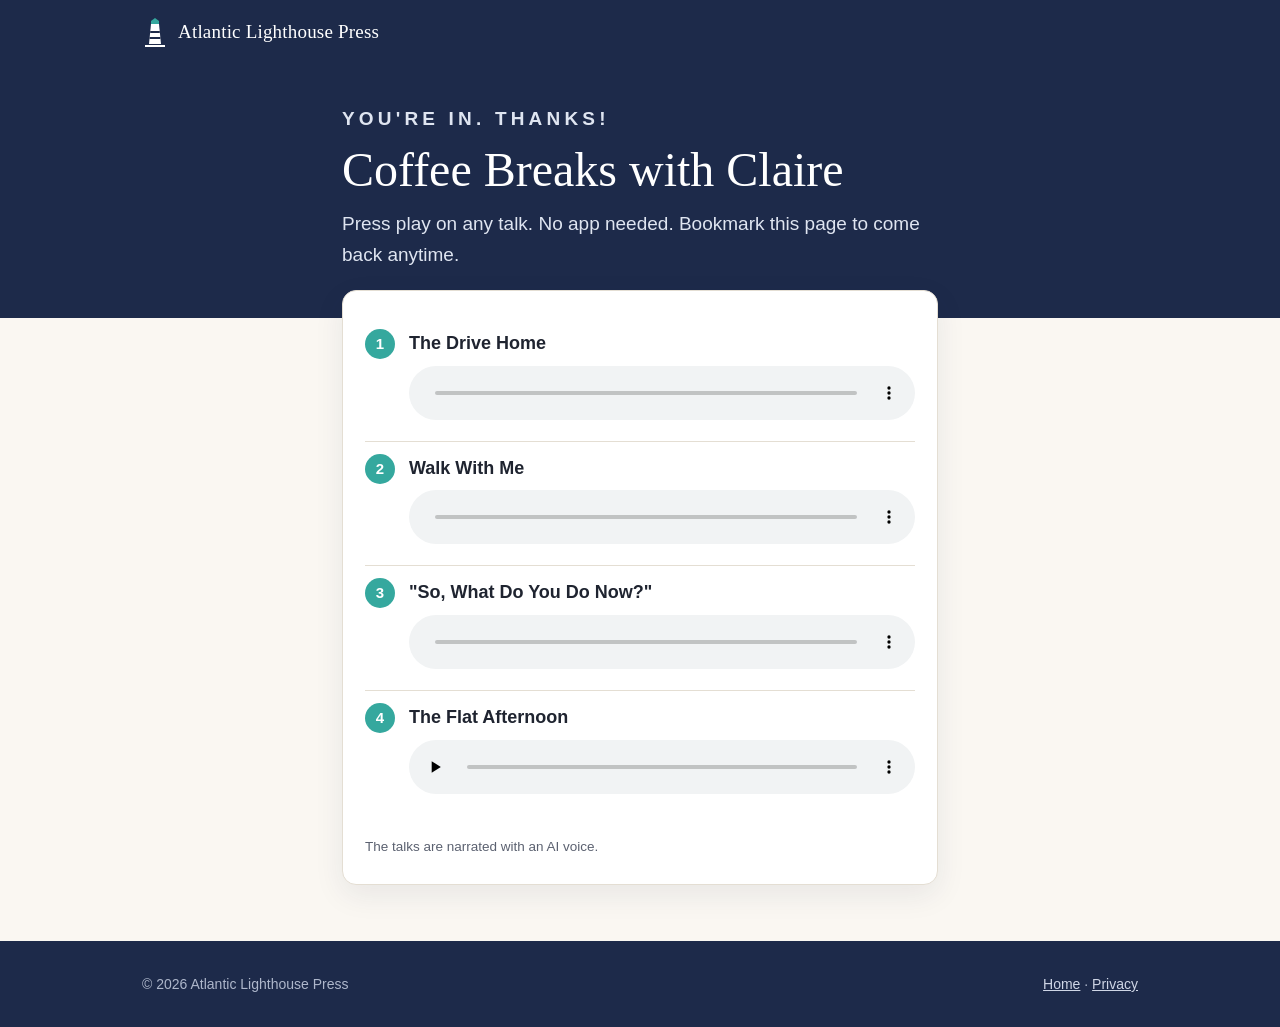
<file: claire/listen/index.html>
<!DOCTYPE html>
<html lang="en">
<head>
<meta charset="utf-8">
<meta name="viewport" content="width=device-width, initial-scale=1">
<title>Listen · Coffee Breaks with Claire</title>
<meta name="description" content="Four short audio talks for your first year of retirement, from Claire Penrose, author of Retirement for Women: The First 52 Weeks.">
<meta name="robots" content="noindex">
<link rel="stylesheet" href="../../assets/style.css">
</head>
<body>

<header class="top">
  <div class="wrap">
    <a class="brand" href="../../">
      <svg width="26" height="30" viewBox="0 0 26 30" aria-hidden="true"><path d="M13 1l4 3v3H9V4z" fill="#35a89e"/><path d="M9 7h8l2 20H7z" fill="#fff"/><path d="M8.2 15h9.6M7.6 21h10.8" stroke="#1d2a4a" stroke-width="2"/><path d="M3 29h20" stroke="#fff" stroke-width="2"/></svg>
      Atlantic Lighthouse Press
    </a>
  </div>
</header>

<div class="gift-hero">
  <div class="wrap narrow">
    <p class="kicker">You're in. Thanks!</p>
    <h1>Coffee Breaks with Claire</h1>
    <p>Press play on any talk. No app needed. Bookmark this page to come back anytime.</p>
  </div>
</div>

<main class="wrap narrow" style="padding-bottom:56px">
  <div class="card">
    <ul class="episodes">
      <li><span class="n">1</span><div style="flex:1"><b>The Drive Home</b><audio controls preload="none" src="../../audio/claire-01-the-drive-home.mp3" style="width:100%;margin-top:8px"></audio></div></li>
      <li><span class="n">2</span><div style="flex:1"><b>Walk With Me</b><audio controls preload="none" src="../../audio/claire-02-walk-with-me.mp3" style="width:100%;margin-top:8px"></audio></div></li>
      <li><span class="n">3</span><div style="flex:1"><b>"So, What Do You Do Now?"</b><audio controls preload="none" src="../../audio/claire-03-so-what-do-you-do-now.mp3" style="width:100%;margin-top:8px"></audio></div></li>
      <li><span class="n">4</span><div style="flex:1"><b>The Flat Afternoon</b><audio controls preload="none" src="../../audio/claire-04-the-flat-afternoon.mp3" style="width:100%;margin-top:8px"></audio></div></li>
    </ul>
    <p class="fine">The talks are narrated with an AI voice.</p>
  </div>
</main>

<footer>
  <div class="wrap">
    <span>© 2026 Atlantic Lighthouse Press</span>
    <span><a href="../../">Home</a> · <a href="../../privacy/">Privacy</a></span>
  </div>
</footer>

</body>
</html>
</file>
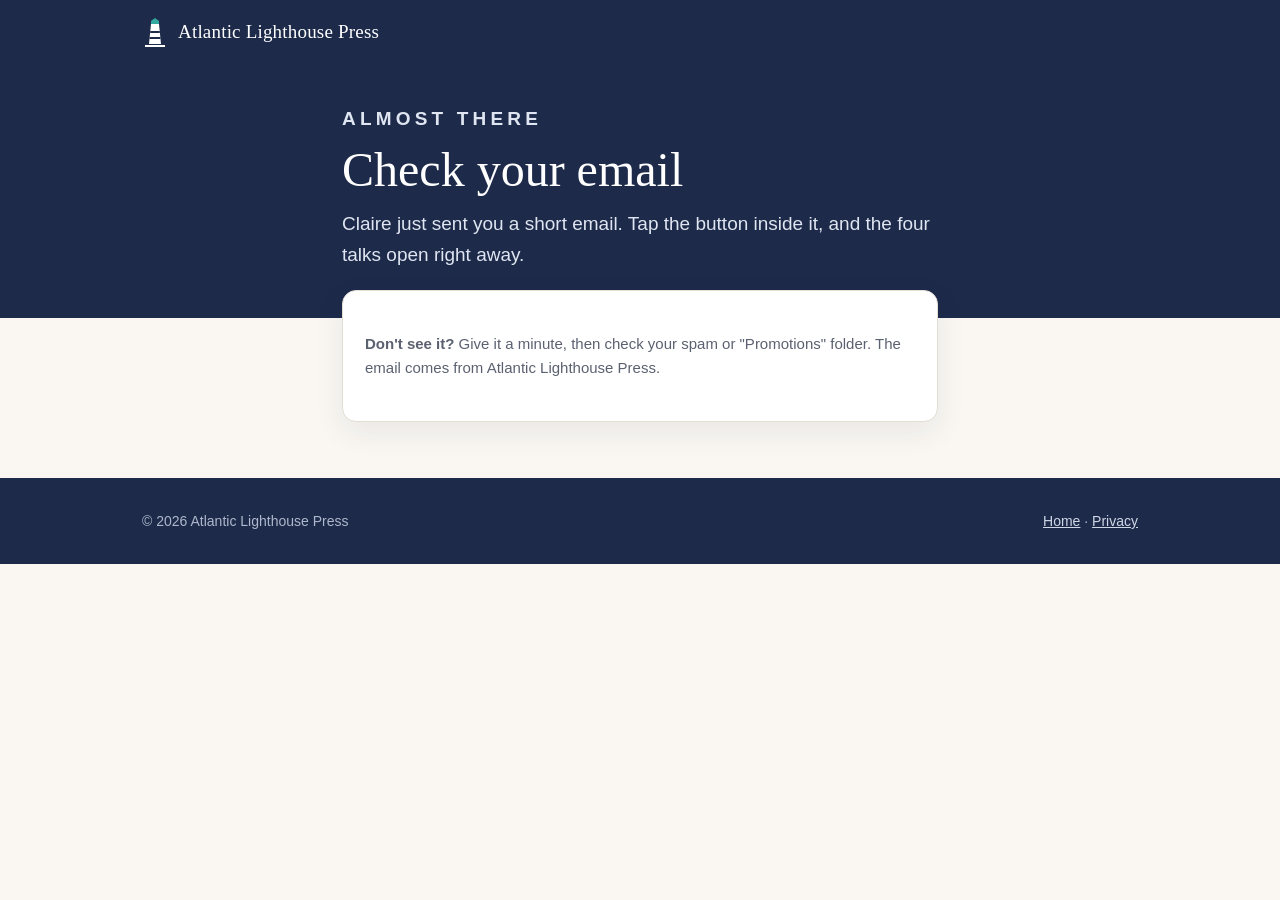
<file: claire/thanks/index.html>
<!DOCTYPE html>
<html lang="en">
<head>
<meta charset="utf-8">
<meta name="viewport" content="width=device-width, initial-scale=1">
<title>Check your email · Coffee Breaks with Claire</title>
<meta name="description" content="Four short audio talks for your first year of retirement, from Claire Penrose, author of Retirement for Women: The First 52 Weeks.">
<meta name="robots" content="noindex">
<link rel="stylesheet" href="../../assets/style.css">
</head>
<body>

<header class="top">
  <div class="wrap">
    <a class="brand" href="../../">
      <svg width="26" height="30" viewBox="0 0 26 30" aria-hidden="true"><path d="M13 1l4 3v3H9V4z" fill="#35a89e"/><path d="M9 7h8l2 20H7z" fill="#fff"/><path d="M8.2 15h9.6M7.6 21h10.8" stroke="#1d2a4a" stroke-width="2"/><path d="M3 29h20" stroke="#fff" stroke-width="2"/></svg>
      Atlantic Lighthouse Press
    </a>
  </div>
</header>

<div class="gift-hero">
  <div class="wrap narrow">
    <p class="kicker">Almost there</p>
    <h1>Check your email</h1>
    <p>Claire just sent you a short email. Tap the button inside it, and the four talks open right away.</p>
  </div>
</div>

<main class="wrap narrow" style="padding-bottom:56px">
  <div class="card">
    <p class="note"><b>Don't see it?</b> Give it a minute, then check your spam or "Promotions" folder. The email comes from Atlantic Lighthouse Press.</p>
  </div>
</main>

<footer>
  <div class="wrap">
    <span>© 2026 Atlantic Lighthouse Press</span>
    <span><a href="../../">Home</a> · <a href="../../privacy/">Privacy</a></span>
  </div>
</footer>

</body>
</html>
</file>
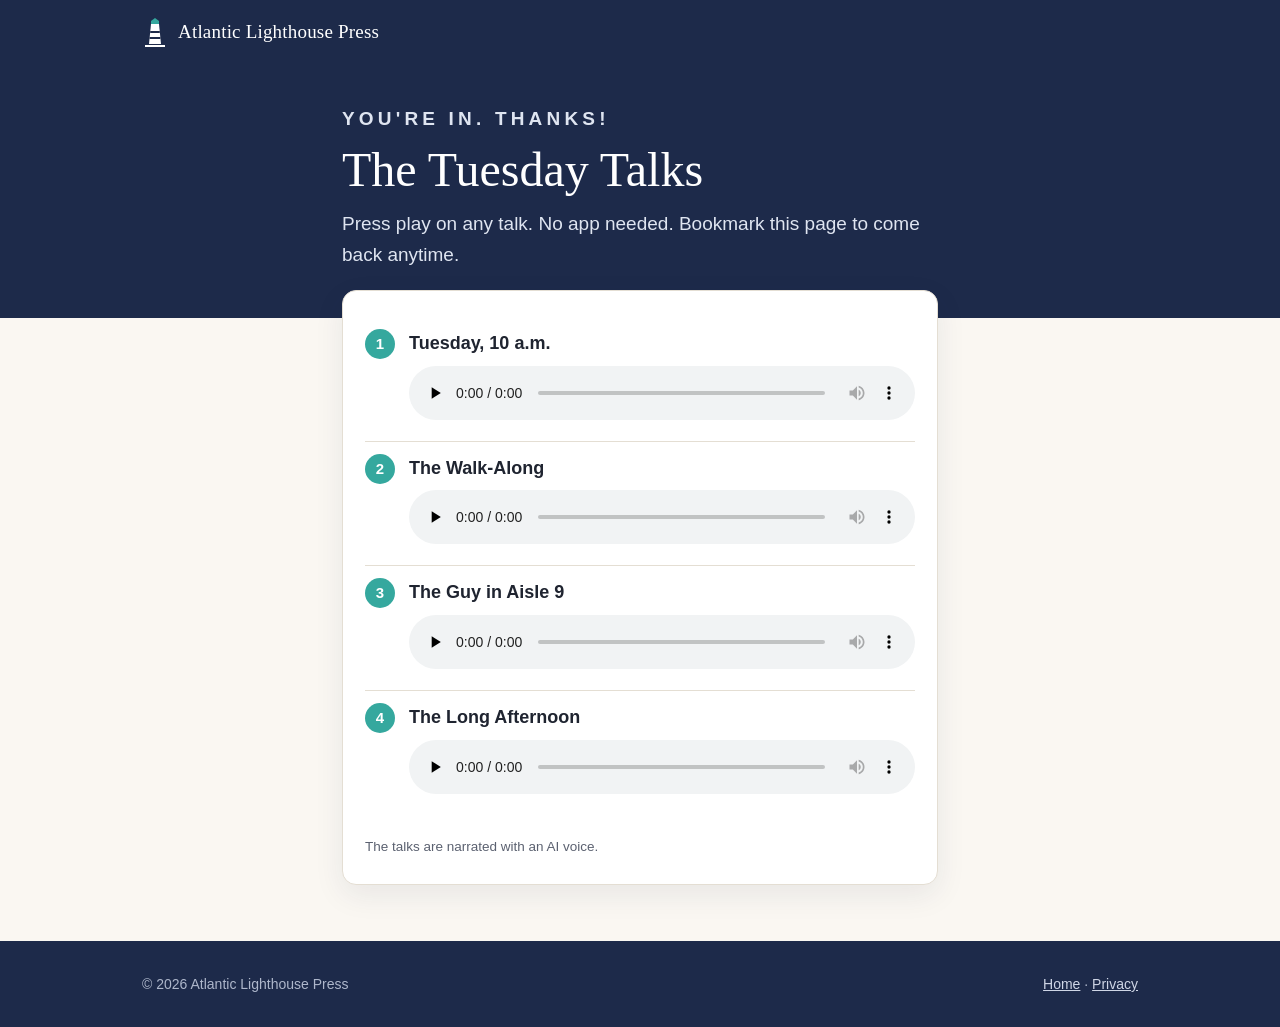
<file: tom/listen/index.html>
<!DOCTYPE html>
<html lang="en">
<head>
<meta charset="utf-8">
<meta name="viewport" content="width=device-width, initial-scale=1">
<title>Listen · The Tuesday Talks</title>
<meta name="description" content="Four short audio talks for your first year of retirement, from Tom Penrose, author of Retirement for Men: The First 52 Weeks.">
<meta name="robots" content="noindex">
<link rel="stylesheet" href="../../assets/style.css">
</head>
<body>

<header class="top">
  <div class="wrap">
    <a class="brand" href="../../">
      <svg width="26" height="30" viewBox="0 0 26 30" aria-hidden="true"><path d="M13 1l4 3v3H9V4z" fill="#35a89e"/><path d="M9 7h8l2 20H7z" fill="#fff"/><path d="M8.2 15h9.6M7.6 21h10.8" stroke="#1d2a4a" stroke-width="2"/><path d="M3 29h20" stroke="#fff" stroke-width="2"/></svg>
      Atlantic Lighthouse Press
    </a>
  </div>
</header>

<div class="gift-hero">
  <div class="wrap narrow">
    <p class="kicker">You're in. Thanks!</p>
    <h1>The Tuesday Talks</h1>
    <p>Press play on any talk. No app needed. Bookmark this page to come back anytime.</p>
  </div>
</div>

<main class="wrap narrow" style="padding-bottom:56px">
  <div class="card">
    <ul class="episodes">
      <li><span class="n">1</span><div style="flex:1"><b>Tuesday, 10 a.m.</b><audio controls preload="none" src="../../audio/tom-01-tuesday-10am.mp3" style="width:100%;margin-top:8px"></audio></div></li>
      <li><span class="n">2</span><div style="flex:1"><b>The Walk-Along</b><audio controls preload="none" src="../../audio/tom-02-the-walk-along.mp3" style="width:100%;margin-top:8px"></audio></div></li>
      <li><span class="n">3</span><div style="flex:1"><b>The Guy in Aisle 9</b><audio controls preload="none" src="../../audio/tom-03-the-guy-in-aisle-9.mp3" style="width:100%;margin-top:8px"></audio></div></li>
      <li><span class="n">4</span><div style="flex:1"><b>The Long Afternoon</b><audio controls preload="none" src="../../audio/tom-04-the-long-afternoon.mp3" style="width:100%;margin-top:8px"></audio></div></li>
    </ul>
    <p class="fine">The talks are narrated with an AI voice.</p>
  </div>
</main>

<footer>
  <div class="wrap">
    <span>© 2026 Atlantic Lighthouse Press</span>
    <span><a href="../../">Home</a> · <a href="../../privacy/">Privacy</a></span>
  </div>
</footer>

</body>
</html>
</file>
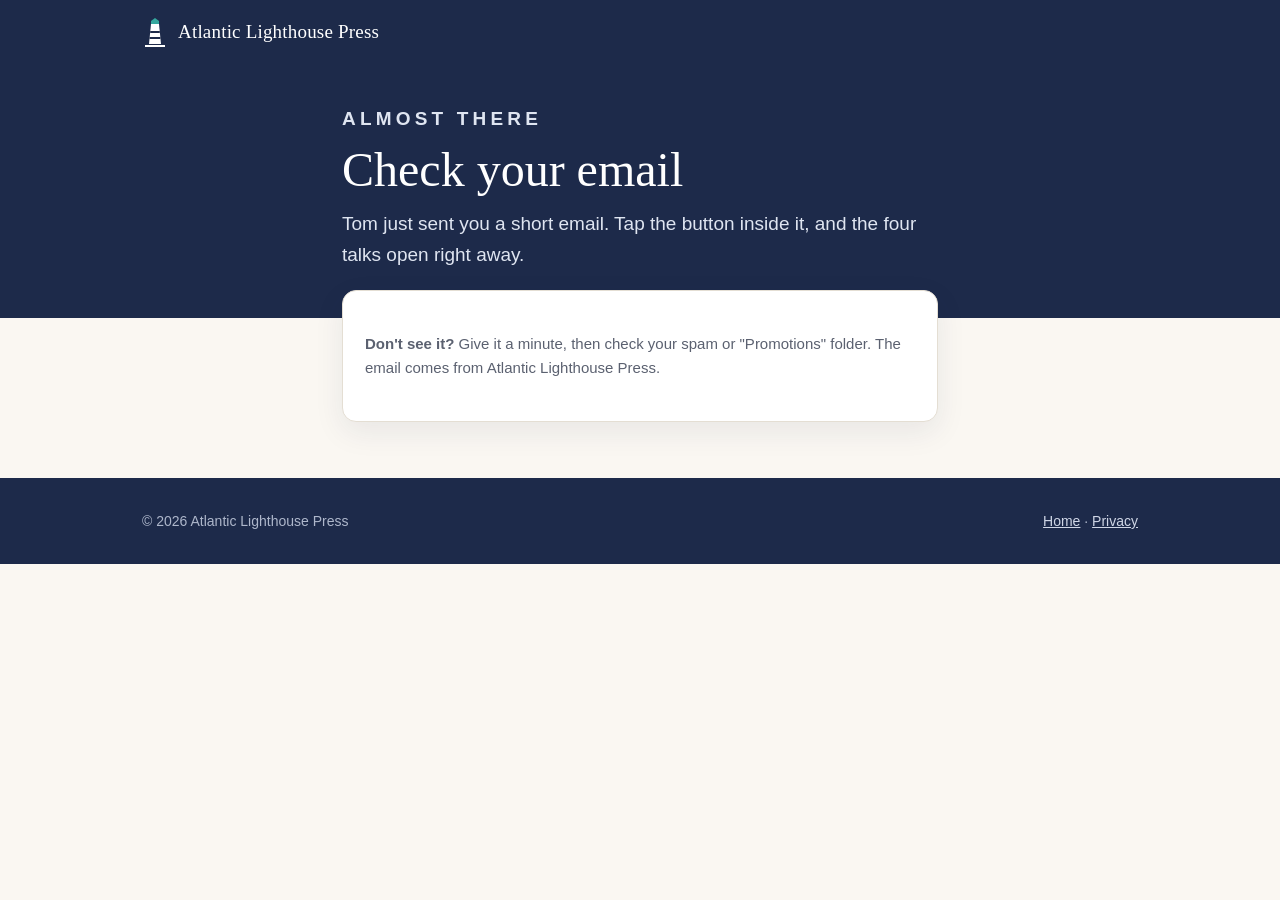
<file: tom/thanks/index.html>
<!DOCTYPE html>
<html lang="en">
<head>
<meta charset="utf-8">
<meta name="viewport" content="width=device-width, initial-scale=1">
<title>Check your email · The Tuesday Talks</title>
<meta name="description" content="Four short audio talks for your first year of retirement, from Tom Penrose, author of Retirement for Men: The First 52 Weeks.">
<meta name="robots" content="noindex">
<link rel="stylesheet" href="../../assets/style.css">
</head>
<body>

<header class="top">
  <div class="wrap">
    <a class="brand" href="../../">
      <svg width="26" height="30" viewBox="0 0 26 30" aria-hidden="true"><path d="M13 1l4 3v3H9V4z" fill="#35a89e"/><path d="M9 7h8l2 20H7z" fill="#fff"/><path d="M8.2 15h9.6M7.6 21h10.8" stroke="#1d2a4a" stroke-width="2"/><path d="M3 29h20" stroke="#fff" stroke-width="2"/></svg>
      Atlantic Lighthouse Press
    </a>
  </div>
</header>

<div class="gift-hero">
  <div class="wrap narrow">
    <p class="kicker">Almost there</p>
    <h1>Check your email</h1>
    <p>Tom just sent you a short email. Tap the button inside it, and the four talks open right away.</p>
  </div>
</div>

<main class="wrap narrow" style="padding-bottom:56px">
  <div class="card">
    <p class="note"><b>Don't see it?</b> Give it a minute, then check your spam or "Promotions" folder. The email comes from Atlantic Lighthouse Press.</p>
  </div>
</main>

<footer>
  <div class="wrap">
    <span>© 2026 Atlantic Lighthouse Press</span>
    <span><a href="../../">Home</a> · <a href="../../privacy/">Privacy</a></span>
  </div>
</footer>

</body>
</html>
</file>
<file: assets/style.css>
:root{
  --navy:#1d2a4a;
  --navy-2:#253457;
  --teal:#35a89e;
  --teal-dark:#2a8a81;
  --paper:#faf7f2;
  --ink:#1f2430;
  --muted:#5b6170;
  --line:#e4ded3;
  --radius:14px;
  --serif: Georgia, "Iowan Old Style", "Palatino Linotype", Palatino, serif;
  --sans: -apple-system, BlinkMacSystemFont, "Segoe UI", Roboto, Helvetica, Arial, sans-serif;
}
*{box-sizing:border-box}
html{-webkit-text-size-adjust:100%}
body{margin:0;background:var(--paper);color:var(--ink);font-family:var(--sans);font-size:18px;line-height:1.6}
a{color:var(--teal-dark)}
img{max-width:100%;display:block}
.wrap{max-width:1040px;margin:0 auto;padding:0 22px}
.narrow{max-width:640px}

/* header */
.top{background:var(--navy);color:#fff}
.top .wrap{display:flex;align-items:center;justify-content:space-between;min-height:64px;gap:16px}
.brand{display:flex;align-items:center;gap:10px;color:#fff;text-decoration:none;font-family:var(--serif);font-size:19px;letter-spacing:.01em}
.brand svg{flex:none}
.top nav a{color:#cfd6e6;text-decoration:none;font-size:15px;margin-left:18px}
.top nav a:hover{color:#fff}

/* hero */
.hero{background:var(--navy);color:#fff;padding:56px 0 72px;position:relative;overflow:hidden}
.hero:after{content:"";position:absolute;right:-120px;bottom:-220px;width:520px;height:520px;border-radius:50%;background:var(--teal);opacity:.9}
.hero .wrap{position:relative;z-index:1}
.kicker{font-size:13px;letter-spacing:.22em;text-transform:uppercase;color:#9fe0d8;font-weight:600;margin:0 0 14px}
.hero h1{font-family:var(--serif);font-weight:normal;font-size:clamp(34px,6vw,56px);line-height:1.1;margin:0 0 18px;max-width:14em}
.hero p.lead{font-size:20px;color:#dfe5f1;max-width:32em;margin:0 0 28px}
.btn{display:inline-block;background:var(--teal);color:#fff;text-decoration:none;font-weight:600;padding:14px 24px;border-radius:999px;border:0;font-size:17px;cursor:pointer}
.btn:hover{background:var(--teal-dark)}
.btn.ghost{background:transparent;border:1.5px solid #fff}

/* sections */
section{padding:64px 0}
h2{font-family:var(--serif);font-weight:normal;font-size:clamp(28px,4vw,38px);line-height:1.2;margin:0 0 10px}
.sub{color:var(--muted);margin:0 0 36px;max-width:36em}

/* books */
.books{display:grid;grid-template-columns:repeat(auto-fit,minmax(260px,1fr));gap:28px}
.book{background:#fff;border:1px solid var(--line);border-radius:var(--radius);overflow:hidden;display:flex;flex-direction:column}
.cover{aspect-ratio:2/3;background:var(--navy);color:#fff;display:flex;flex-direction:column;justify-content:space-between;padding:22px 20px;position:relative;overflow:hidden}
.cover:before{content:"";position:absolute;left:-30%;right:-30%;top:-40%;height:78%;border-radius:0 0 50% 50%;background:var(--teal)}
.cover > *{position:relative}
.cover .c-k{font-size:11px;letter-spacing:.2em;text-transform:uppercase;font-weight:700;text-align:center}
.cover .c-t{font-family:var(--sans);font-weight:800;font-size:34px;line-height:.95;text-align:center;text-transform:uppercase;margin-top:8px}
.cover .c-a{font-family:var(--serif);font-size:18px;text-align:center}
.cover.warm{background:#5a3a4e}
.cover.warm:before{background:#e3a07a}
.cover.sky{background:#24425e}
.cover.sky:before{background:#9cc6d8}
.book .info{padding:20px 20px 24px;display:flex;flex-direction:column;gap:8px;flex:1}
.book h3{font-family:var(--serif);font-weight:normal;font-size:22px;line-height:1.25;margin:0}
.book .by{color:var(--muted);font-size:15px;margin:0}
.book p{margin:0;font-size:16px}
.book .actions{margin-top:auto;padding-top:12px;display:flex;gap:10px;flex-wrap:wrap}
.book .actions a{font-size:15px;padding:10px 16px}
.tag{display:inline-block;font-size:12px;letter-spacing:.12em;text-transform:uppercase;font-weight:700;color:var(--teal-dark)}

/* about band */
.band{background:#efe9df}
.band .grid{display:grid;grid-template-columns:1fr 1fr;gap:40px;align-items:center}
@media(max-width:760px){.band .grid{grid-template-columns:1fr}}

/* gift page */
.gift-hero{background:var(--navy);color:#fff;padding:40px 0 48px}
.gift-hero .kicker{margin-bottom:10px}
.gift-hero h1{font-family:var(--serif);font-weight:normal;font-size:clamp(32px,7vw,48px);line-height:1.1;margin:0 0 12px}
.gift-hero p{color:#dfe5f1;margin:0;font-size:19px}
.card{background:#fff;border:1px solid var(--line);border-radius:var(--radius);padding:26px 22px;margin-top:-28px;position:relative;box-shadow:0 10px 30px rgba(29,42,74,.08)}
.episodes{list-style:none;padding:0;margin:0 0 22px}
.episodes li{display:flex;gap:14px;padding:12px 0;border-bottom:1px solid var(--line)}
.episodes li:last-child{border-bottom:0}
.episodes .n{flex:none;width:30px;height:30px;border-radius:50%;background:var(--teal);color:#fff;font-weight:700;display:flex;align-items:center;justify-content:center;font-size:15px}
.episodes b{display:block;font-weight:600}
.episodes span{color:var(--muted);font-size:15px}
form.signup{display:flex;flex-direction:column;gap:12px}
form.signup label{font-size:15px;font-weight:600}
form.signup input[type=text],form.signup input[type=email]{width:100%;font-size:18px;padding:14px 14px;border:1.5px solid #cfc7ba;border-radius:10px;background:#fff}
form.signup input:focus{outline:none;border-color:var(--teal)}
form.signup .btn{width:100%;font-size:18px;padding:16px}
.fine{font-size:13.5px;color:var(--muted);margin:10px 0 0}
.note{font-size:15px;color:var(--muted)}

/* text pages */
.text h1{font-family:var(--serif);font-weight:normal;font-size:38px;margin:40px 0 10px}
.text h2{font-size:24px;margin-top:32px}

/* footer */
footer{background:var(--navy);color:#aeb7cb;font-size:14px;padding:32px 0}
footer .wrap{display:flex;justify-content:space-between;gap:16px;flex-wrap:wrap}
footer a{color:#cfd6e6}

.cover-img{display:block;width:100%;height:auto;aspect-ratio:2/3;object-fit:cover}
.book .actions .btn.soon{background:#e7e2d9;color:#5b6170;cursor:default;box-shadow:none;font-size:15px;padding:10px 16px}
.book .actions a.link{background:none;padding:10px 2px;color:var(--teal-dark);font-weight:600;text-decoration:underline}
</file>
